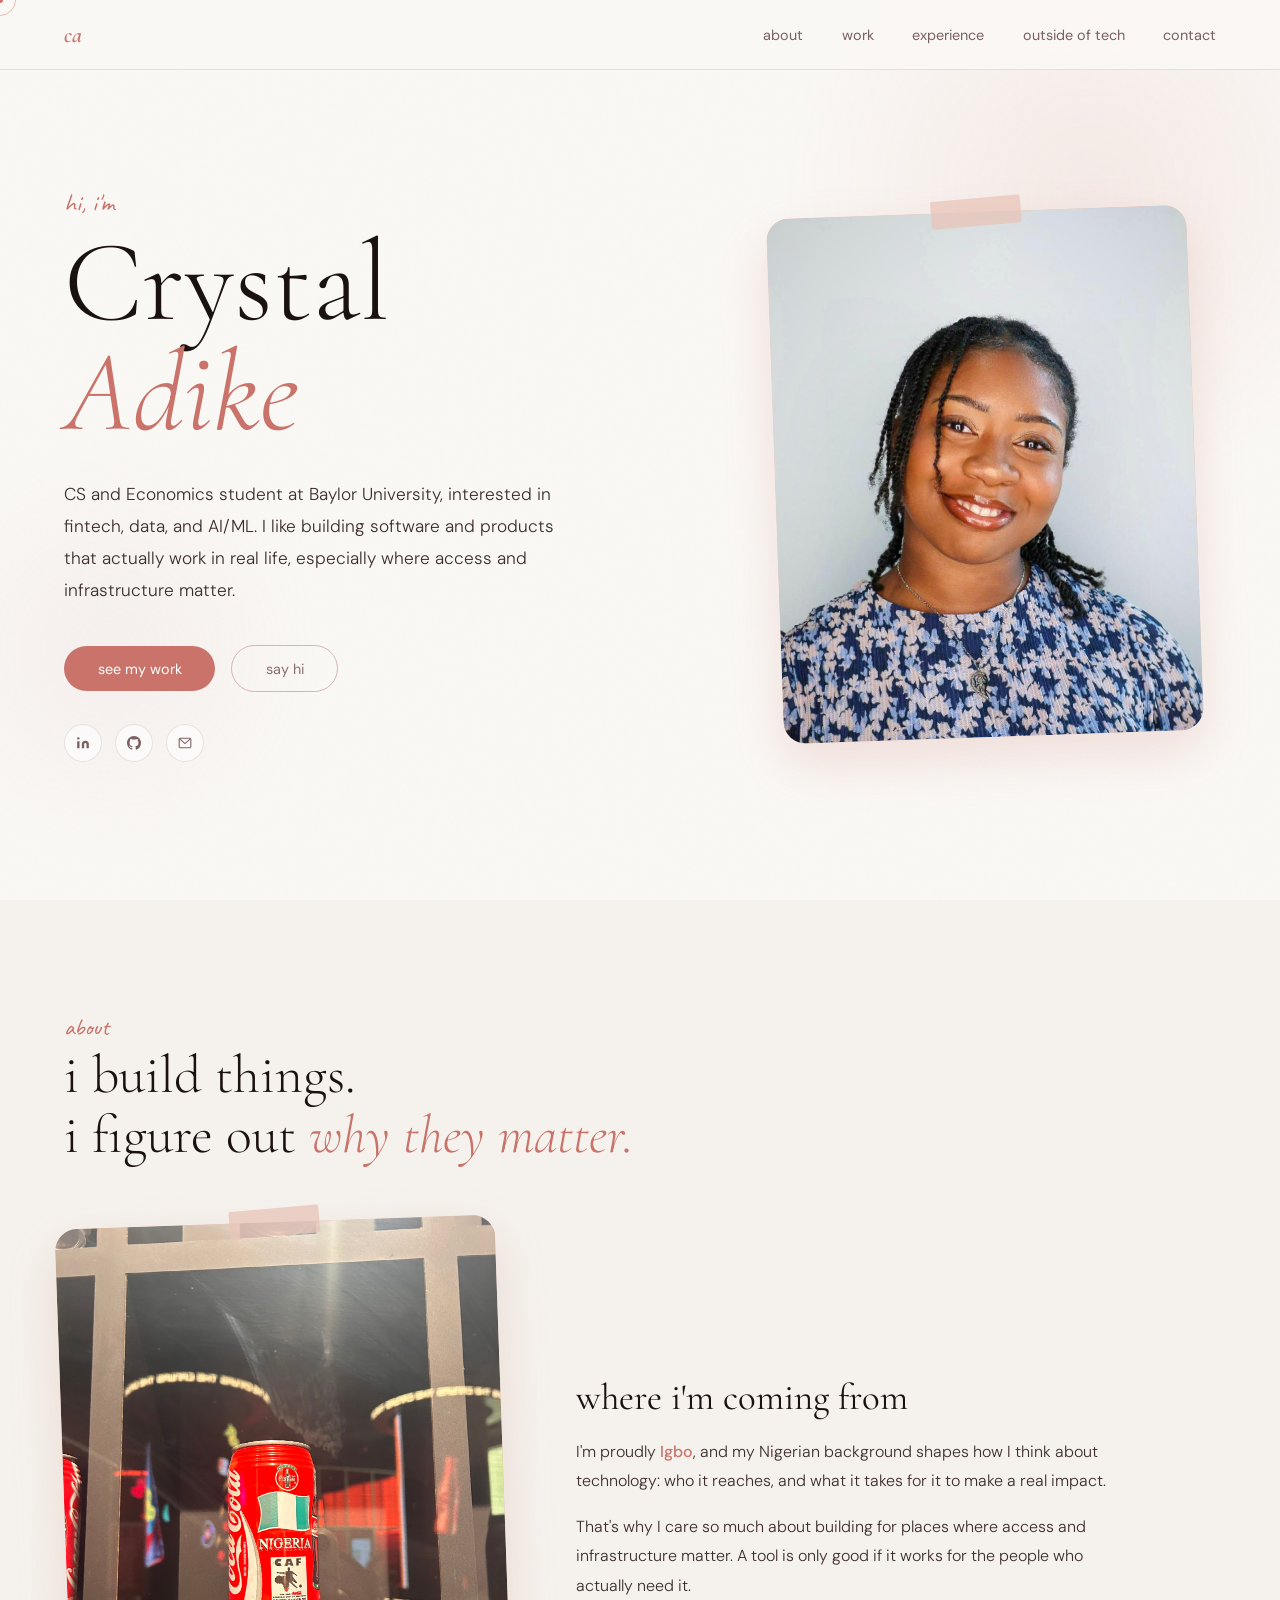
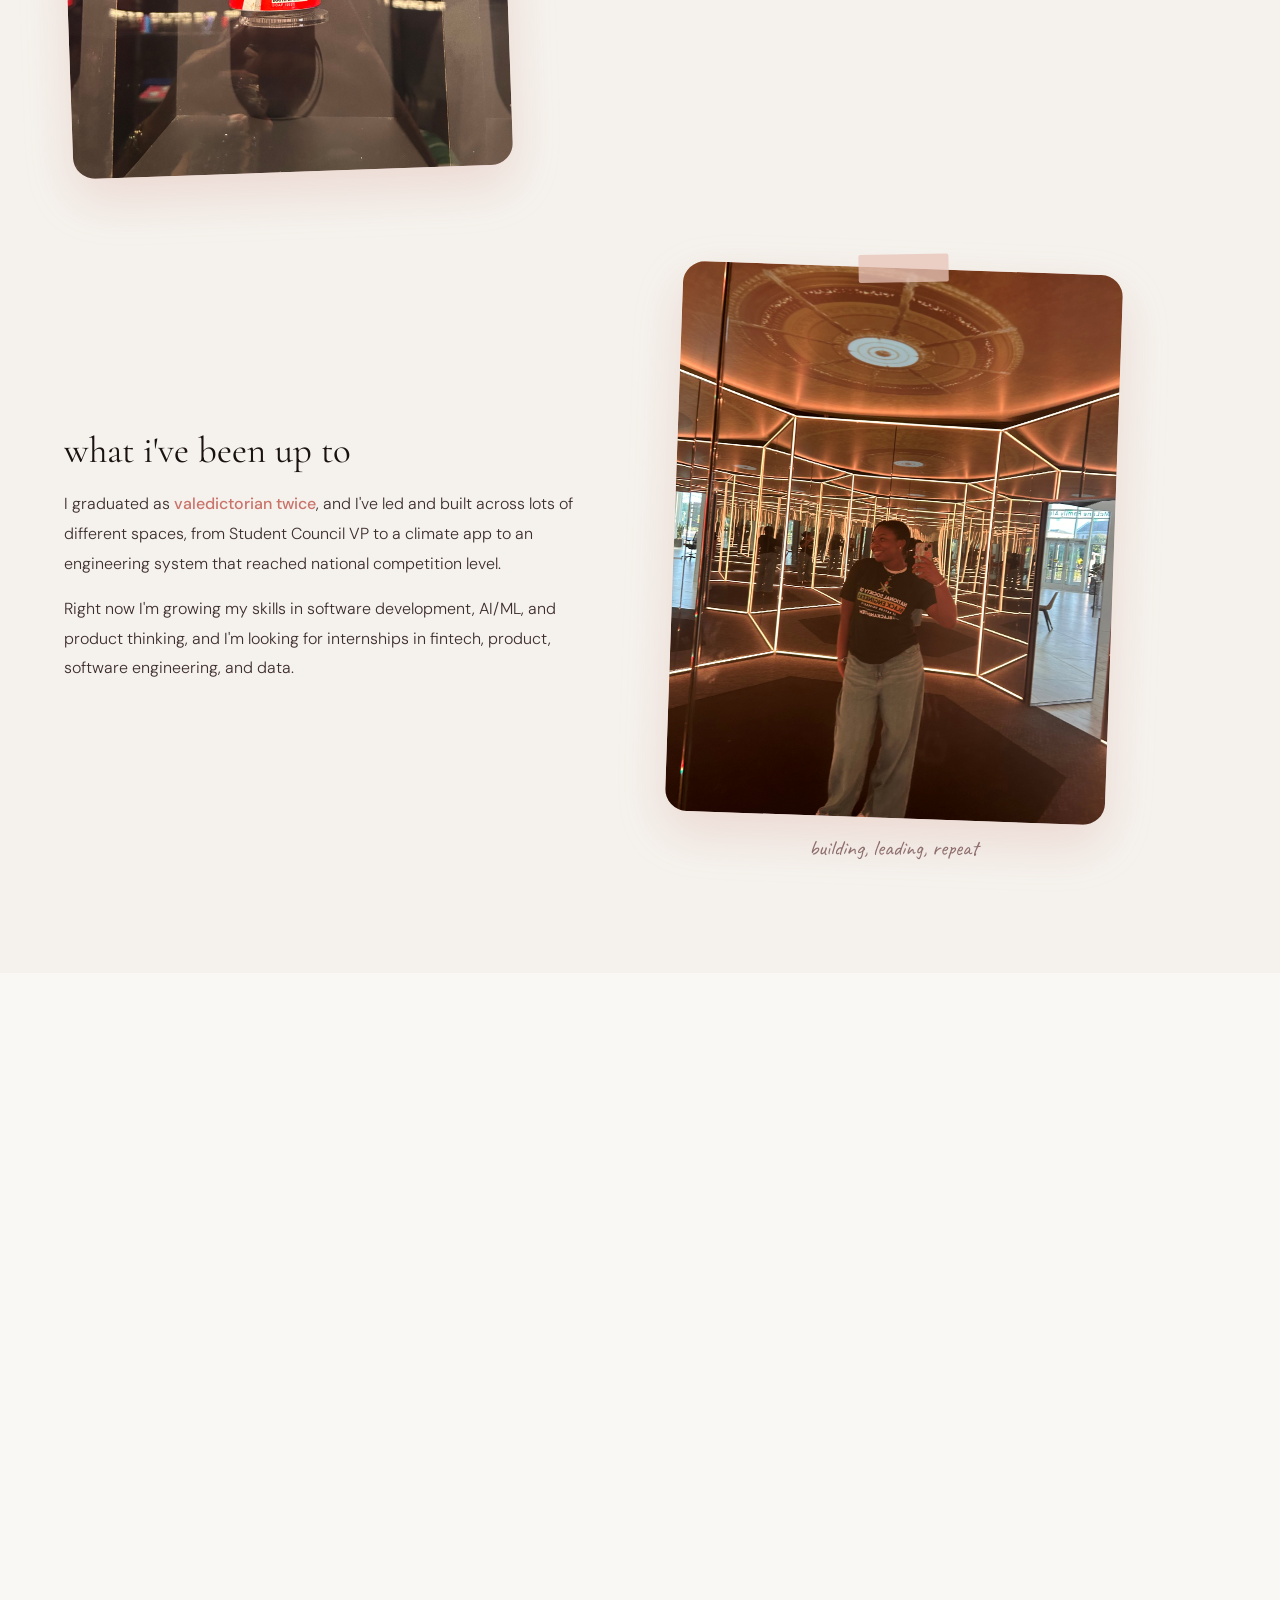
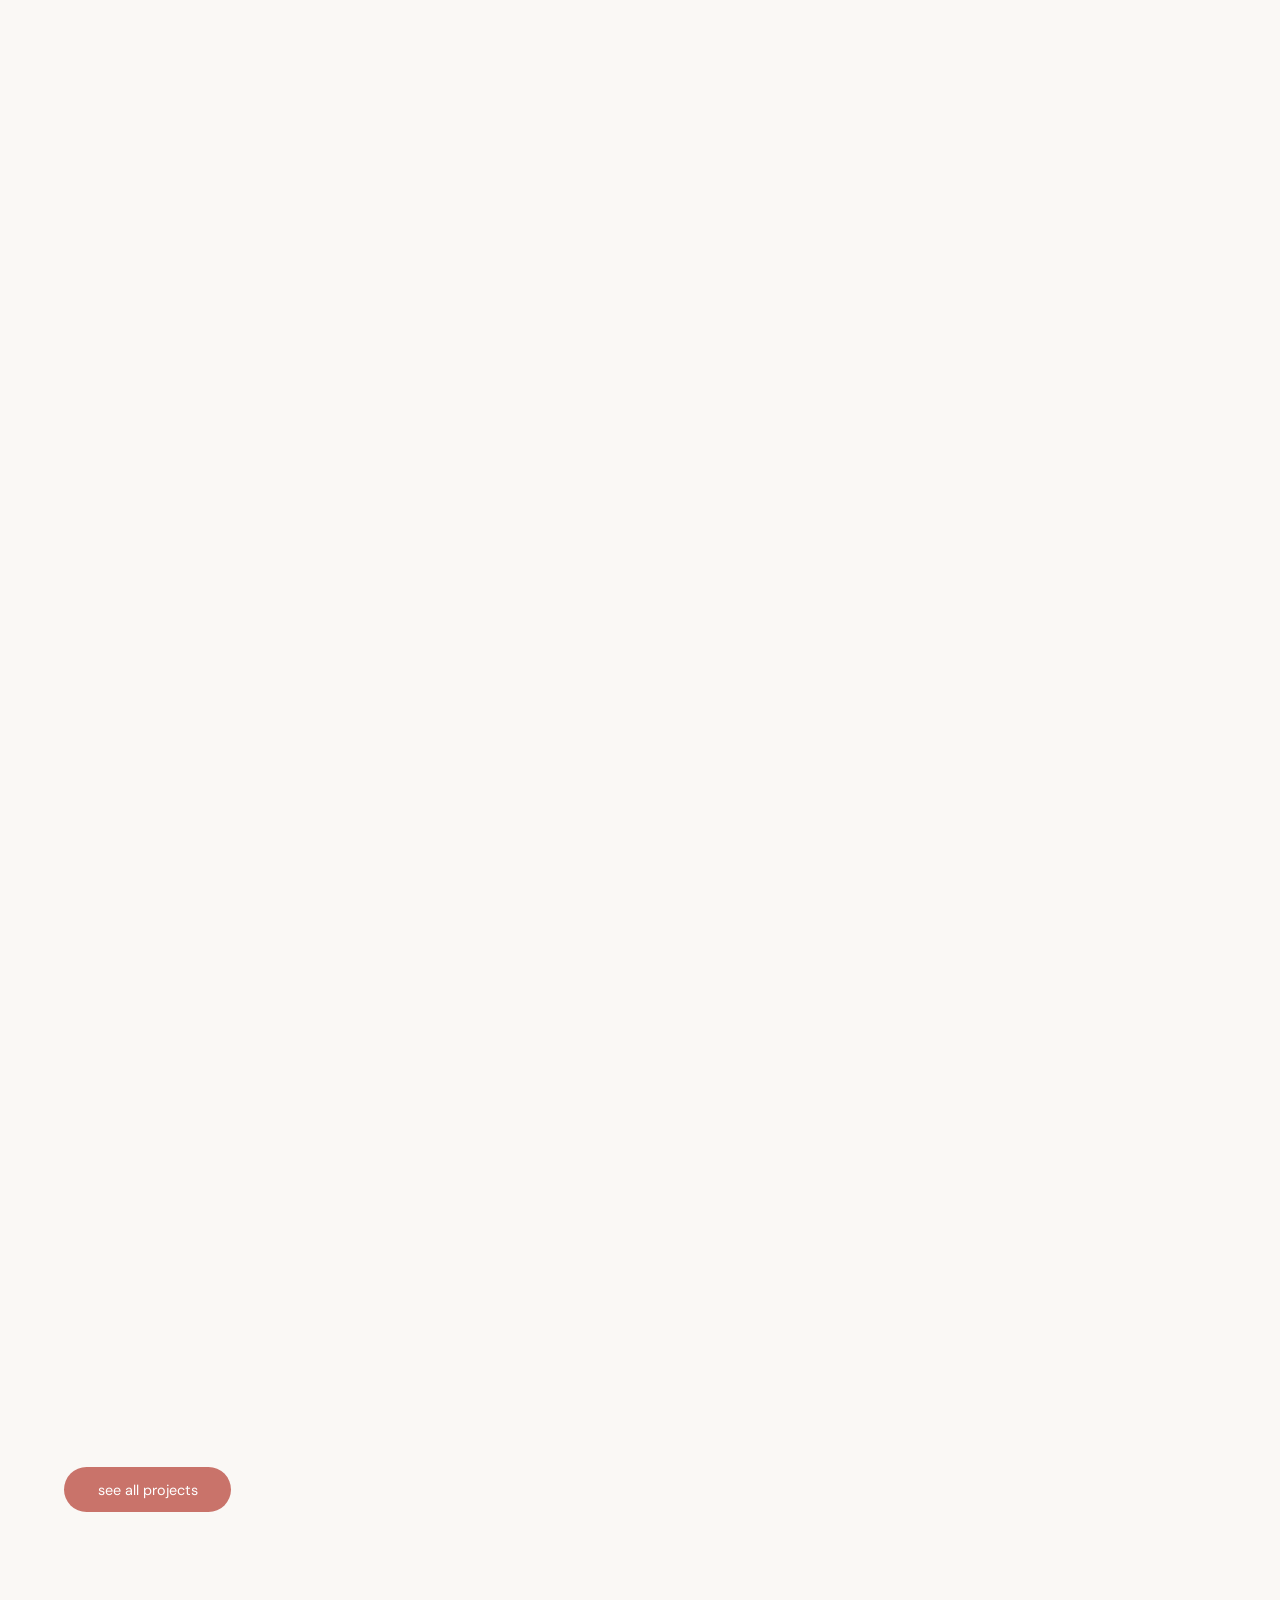
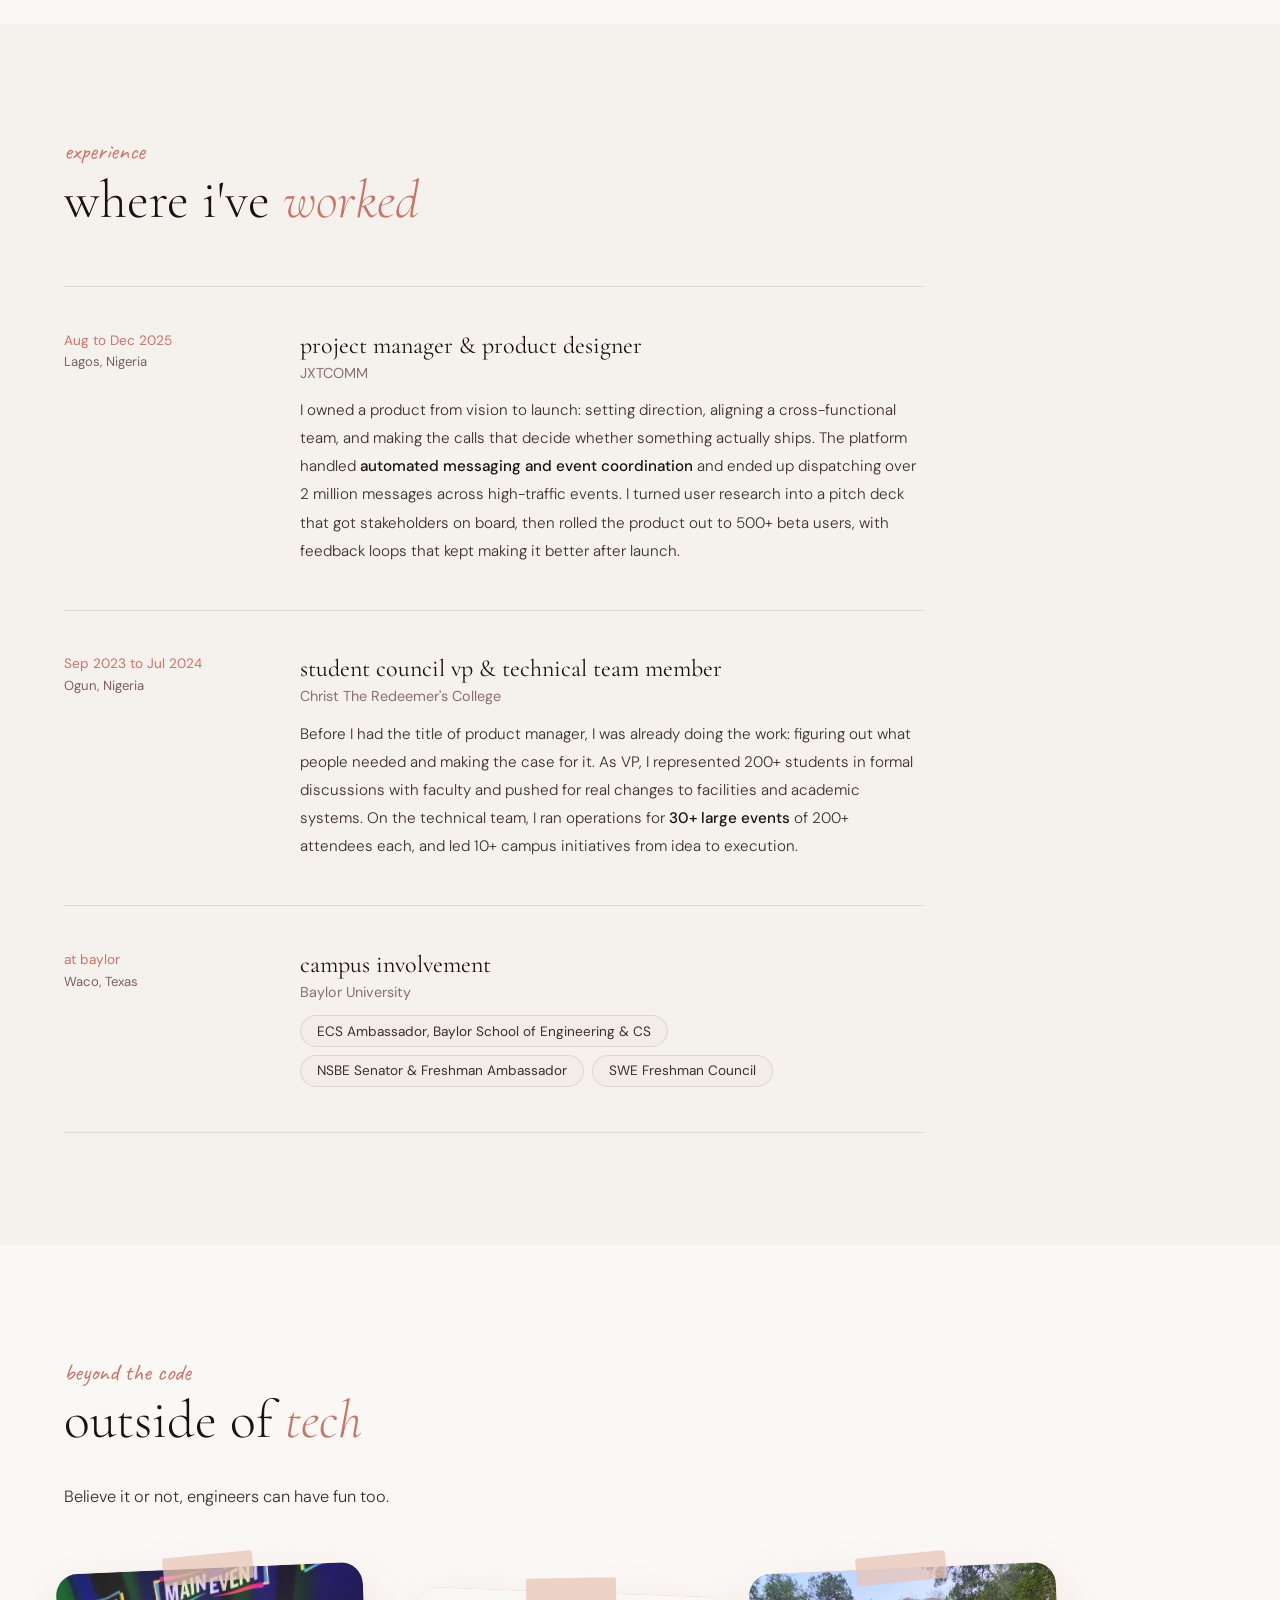
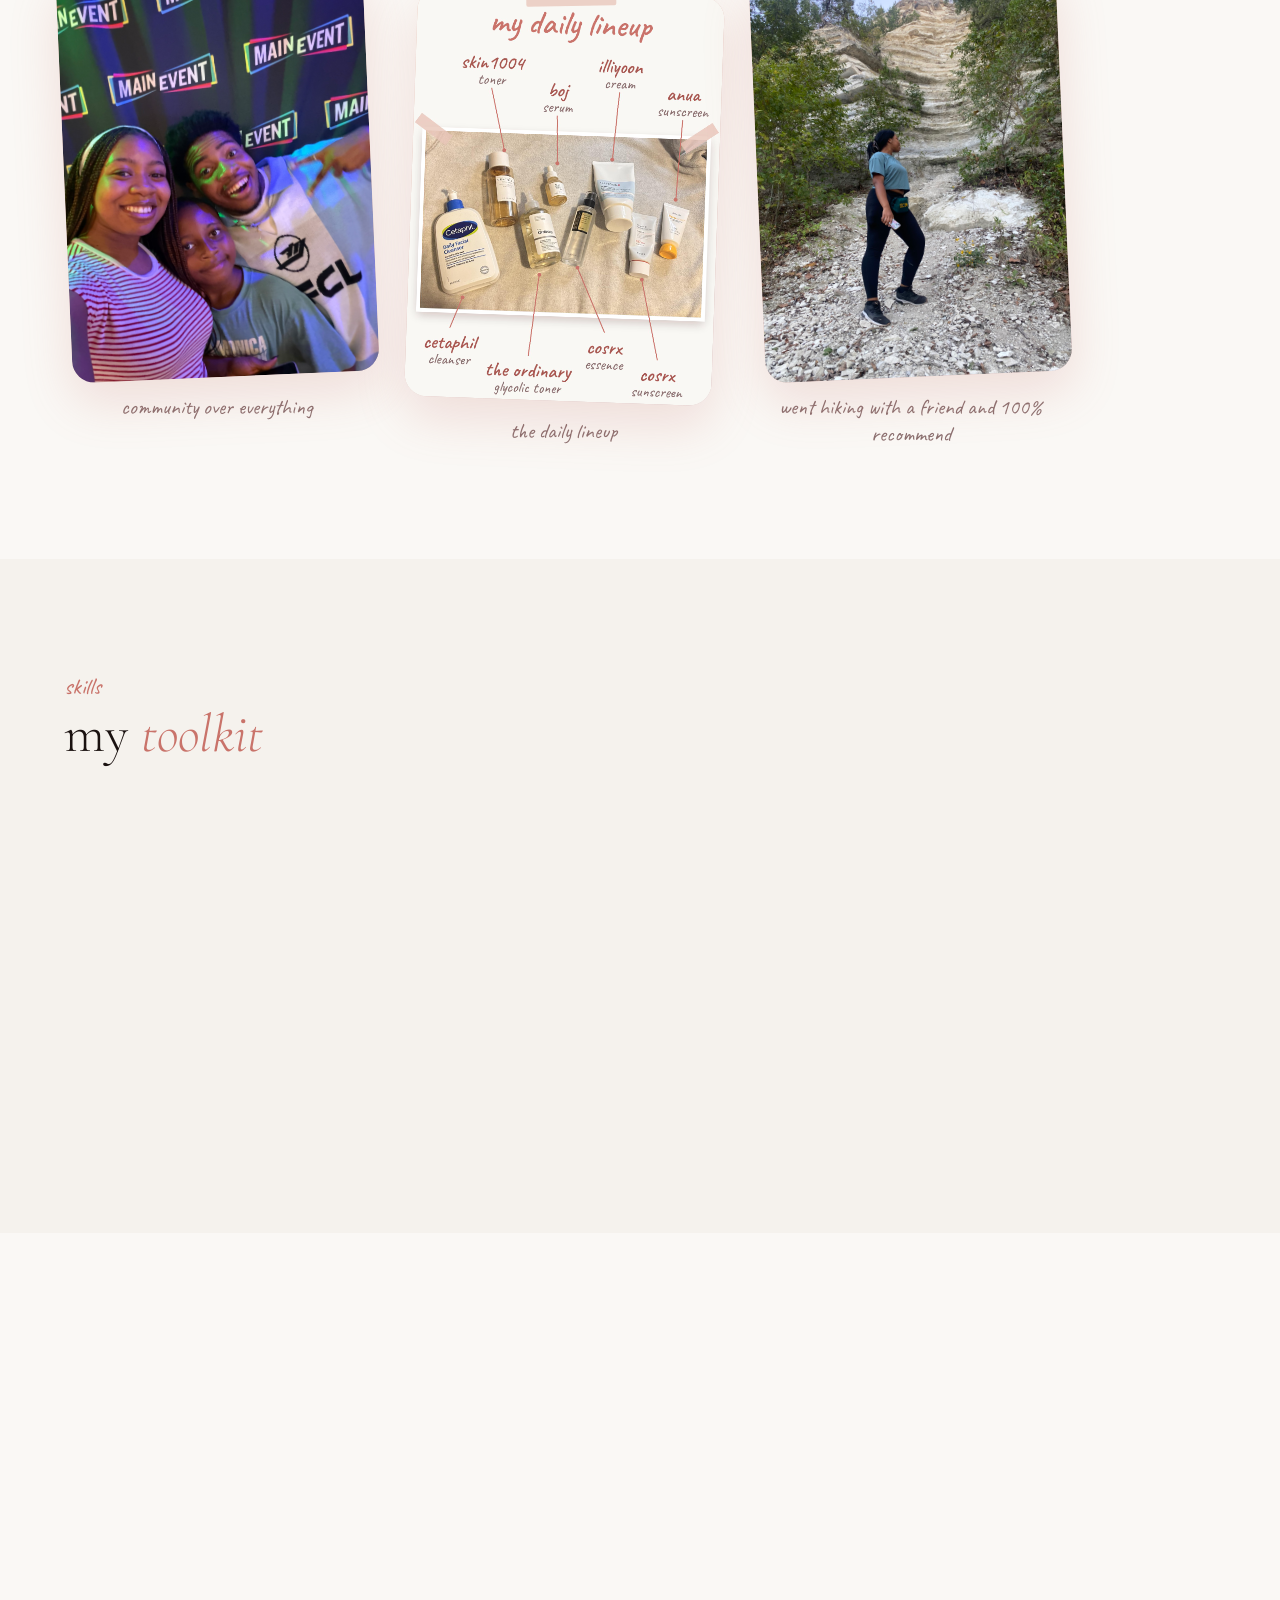
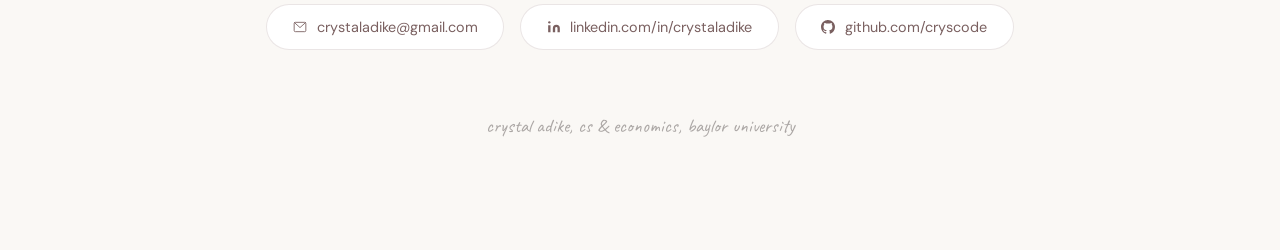
<file: index.html>
<!DOCTYPE html>
<html lang="en">
<head>
<meta charset="UTF-8" />
<meta name="viewport" content="width=device-width, initial-scale=1.0"/>
<title>crystal adike</title>
<meta name="description" content="Crystal Adike, CS and Economics student at Baylor University. Fintech, data, AI/ML, and building things that work in real life."/>
<link rel="icon" type="image/svg+xml" href="favicon.svg"/>
<link href="https://fonts.googleapis.com/css2?family=Caveat:wght@500;600&family=Cormorant+Garamond:ital,wght@0,300;0,400;0,600;1,300;1,400&family=DM+Sans:opsz,wght@9..40,300;9..40,400;9..40,500&display=swap" rel="stylesheet"/>
<link rel="stylesheet" href="style.css"/>
</head>
<body>

<div class="cursor-dot" id="dot"></div>
<div class="cursor-ring" id="ring"></div>

<nav>
  <a href="#hero" class="nav-logo">ca</a>
  <ul class="nav-links">
    <li><a href="#about">about</a></li>
    <li><a href="#work">work</a></li>
    <li><a href="#experience">experience</a></li>
    <li><a href="#outside">outside of tech</a></li>
    <li><a href="#contact">contact</a></li>
  </ul>
</nav>

<!-- HERO -->
<section id="hero">
  <div class="hero-bg-circle c1"></div>
  <div class="hero-bg-circle c2"></div>
  <div class="hero-text">
    <p class="hero-eyebrow">hi, i'm</p>
    <h1 class="hero-name">Crystal<br/><span>Adike</span></h1>
    <p class="hero-tagline">CS and Economics student at Baylor University, interested in fintech, data, and AI/ML. I like building software and products that actually work in real life, especially where access and infrastructure matter.</p>
    <div class="hero-cta">
      <a href="#work" class="btn-primary">see my work</a>
      <a href="#contact" class="btn-ghost">say hi</a>
    </div>
    <div class="hero-socials">
      <a href="https://linkedin.com/in/crystaladike" target="_blank" class="social-icon" title="LinkedIn">
        <svg width="14" height="14" viewBox="0 0 24 24" fill="currentColor"><path d="M16 8a6 6 0 016 6v7h-4v-7a2 2 0 00-2-2 2 2 0 00-2 2v7h-4v-7a6 6 0 016-6zM2 9h4v12H2z"/><circle cx="4" cy="4" r="2"/></svg>
      </a>
      <a href="https://github.com/cryscode" target="_blank" class="social-icon" title="GitHub">
        <svg width="14" height="14" viewBox="0 0 24 24" fill="currentColor"><path d="M12 0C5.37 0 0 5.37 0 12c0 5.3 3.438 9.8 8.205 11.385.6.113.82-.258.82-.577 0-.285-.01-1.04-.015-2.04-3.338.724-4.042-1.61-4.042-1.61-.546-1.387-1.333-1.756-1.333-1.756-1.09-.745.083-.73.083-.73 1.205.085 1.838 1.236 1.838 1.236 1.07 1.835 2.809 1.305 3.495.998.108-.776.417-1.305.76-1.605-2.665-.3-5.466-1.332-5.466-5.93 0-1.31.465-2.38 1.235-3.22-.135-.303-.54-1.523.105-3.176 0 0 1.005-.322 3.3 1.23.96-.267 1.98-.399 3-.405 1.02.006 2.04.138 3 .405 2.28-1.552 3.285-1.23 3.285-1.23.645 1.653.24 2.873.12 3.176.765.84 1.23 1.91 1.23 3.22 0 4.61-2.805 5.625-5.475 5.92.42.36.81 1.096.81 2.22 0 1.606-.015 2.896-.015 3.286 0 .315.21.69.825.57C20.565 21.795 24 17.295 24 12c0-6.63-5.37-12-12-12"/></svg>
      </a>
      <a href="mailto:crystaladike@gmail.com" class="social-icon" title="Email">
        <svg width="14" height="14" viewBox="0 0 24 24" fill="none" stroke="currentColor" stroke-width="1.8"><rect x="2" y="4" width="20" height="16" rx="2"/><polyline points="2,4 12,13 22,4"/></svg>
      </a>
    </div>
  </div>
  <div class="hero-photo">
    <div class="photo-wrap">
      <div class="photo-frame" data-ph="add your photo: images/hero.jpg">
        <img src="images/hero.jpg" alt="Crystal Adike" onerror="this.remove()"/>
      </div>
    </div>
  </div>
</section>

<!-- ABOUT -->
<section id="about" class="alt">
  <p class="section-label reveal">about</p>
  <h2 class="section-title reveal">i build things.<br/>i figure out <em>why they matter.</em></h2>
  <div class="gallery">

    <div class="gallery-row reveal">
      <div class="gallery-photo">
        <div class="photo-wrap">
          <div class="photo-frame" data-ph="add a photo: images/about-roots.jpg">
            <img src="images/about-roots.jpg" alt="Crystal" onerror="this.remove()"/>
          </div>
        </div>
      </div>
      <div class="row-text">
        <h3 class="row-title">where i'm coming from</h3>
        <p>I'm proudly <strong>Igbo</strong>, and my Nigerian background shapes how I think about technology: who it reaches, and what it takes for it to make a real impact.</p>
        <p>That's why I care so much about building for places where access and infrastructure matter. A tool is only good if it works for the people who actually need it.</p>
      </div>
    </div>

    <div class="gallery-row flip reveal">
      <div class="gallery-photo">
        <div class="photo-wrap">
          <div class="photo-frame" data-ph="add a photo: images/about-leading.jpg">
            <img src="images/about-leading.jpg" alt="Crystal" onerror="this.remove()"/>
          </div>
        </div>
        <p class="caption">building, leading, repeat</p>
      </div>
      <div class="row-text">
        <h3 class="row-title">what i've been up to</h3>
        <p>I graduated as <strong>valedictorian twice</strong>, and I've led and built across lots of different spaces, from Student Council VP to a climate app to an engineering system that reached national competition level.</p>
        <p>Right now I'm growing my skills in software development, AI/ML, and product thinking, and I'm looking for internships in fintech, product, software engineering, and data.</p>
      </div>
    </div>

  </div>
</section>

<!-- WORK -->
<section id="work">
  <p class="section-label reveal">selected work</p>
  <h2 class="section-title reveal">what i've <em>built</em></h2>
  <div class="gallery">

    <div class="gallery-row reveal">
      <div class="gallery-photo">
        <div class="photo-wrap">
          <div class="photo-frame wide" data-ph="project image: images/baklava.jpg">
            <img src="images/baklava.jpg" alt="Click the Baklava" onerror="this.remove()"/>
          </div>
        </div>
      </div>
      <div class="row-text">
        <p class="row-tag">hackathon, personal safety</p>
        <h3 class="row-title">click the baklava</h3>
        <p>What if asking for help didn't look like asking for help? That was the question behind this safety app. You set a hidden tap sequence that only you know, and when you use it, a trusted contact silently gets your live location.</p>
        <p>We built it with a team at a hackathon, in React and TypeScript, racing the clock the whole way.</p>
        <span class="badge">tech for good award</span>
      </div>
    </div>

    <div class="gallery-row flip reveal">
      <div class="gallery-photo">
        <div class="photo-wrap">
          <div class="photo-frame wide" data-ph="project image: images/pawspect.png">
            <img src="images/pawspect.png" alt="AI Dog and Cat Breed Identifier" onerror="this.remove()"/>
          </div>
        </div>
      </div>
      <div class="row-text">
        <p class="row-tag">machine learning, computer vision</p>
        <h3 class="row-title">ai dog &amp; cat breed identifier</h3>
        <p>Everyone has pointed at a dog and wondered what breed it is. We turned that question into something more useful: upload a photo, and our computer vision model identifies the breed, then surfaces health, diet, and care guidance for that specific animal.</p>
        <p>It's a team project, and we're still building it.</p>
      </div>
    </div>

    <div class="gallery-row reveal">
      <div class="gallery-photo">
        <div class="photo-wrap">
          <div class="photo-frame wide" data-ph="project image: images/scholarship.png">
            <img src="images/scholarship.png" alt="Scholarship Access Platform" onerror="this.remove()"/>
          </div>
        </div>
      </div>
      <div class="row-text">
        <p class="row-tag">full-stack, web development</p>
        <h3 class="row-title">scholarship access platform</h3>
        <p>A scholarship only helps if students can find it and figure out how to apply. I designed and deployed a website for a youth scholarship organization to make that easier, and it has reached 100+ prospective students.</p>
        <p>It's a small piece of infrastructure, but it changes who gets to see an opportunity in the first place.</p>
        <span class="badge">live, 100+ prospective students reached</span>
      </div>
    </div>

    <div class="gallery-row flip reveal">
      <div class="gallery-photo">
        <div class="photo-wrap">
          <div class="photo-frame wide" data-ph="project image: images/waste-sorter.png">
            <img src="images/waste-sorter.png" alt="ML Waste Sorting System" onerror="this.remove()"/>
          </div>
        </div>
      </div>
      <div class="row-text">
        <p class="row-tag">machine learning, sustainability</p>
        <h3 class="row-title">ml waste sorting system</h3>
        <p>Point a camera at a piece of trash and it tells you, in real time, whether it's plastic, metal, glass, paper, or organic waste. I started with the real-world problem and worked backward to the model.</p>
        <p>It's live, so you can try it yourself.</p>
        <a href="https://gwqntv.csb.app/" target="_blank" class="row-link">try it live &rarr;</a>
      </div>
    </div>

  <div class="see-all reveal">
    <a href="projects.html" class="btn-primary">see all projects</a>
  </div>
</section>

<!-- EXPERIENCE -->
<section id="experience" class="alt">
  <p class="section-label reveal">experience</p>
  <h2 class="section-title reveal">where i've <em>worked</em></h2>
  <div class="exp-list">

    <div class="exp-item reveal">
      <div>
        <p class="exp-date">Aug to Dec 2025</p>
        <p class="exp-location">Lagos, Nigeria</p>
      </div>
      <div>
        <p class="exp-role">project manager &amp; product designer</p>
        <p class="exp-company">JXTCOMM</p>
        <p class="exp-narrative">I owned a product from vision to launch: setting direction, aligning a cross-functional team, and making the calls that decide whether something actually ships. The platform handled <strong>automated messaging and event coordination</strong> and ended up dispatching over 2 million messages across high-traffic events. I turned user research into a pitch deck that got stakeholders on board, then rolled the product out to 500+ beta users, with feedback loops that kept making it better after launch.</p>
      </div>
    </div>

    <div class="exp-item reveal">
      <div>
        <p class="exp-date">Sep 2023 to Jul 2024</p>
        <p class="exp-location">Ogun, Nigeria</p>
      </div>
      <div>
        <p class="exp-role">student council vp &amp; technical team member</p>
        <p class="exp-company">Christ The Redeemer's College</p>
        <p class="exp-narrative">Before I had the title of product manager, I was already doing the work: figuring out what people needed and making the case for it. As VP, I represented 200+ students in formal discussions with faculty and pushed for real changes to facilities and academic systems. On the technical team, I ran operations for <strong>30+ large events</strong> of 200+ attendees each, and led 10+ campus initiatives from idea to execution.</p>
      </div>
    </div>

    <div class="exp-item reveal">
      <div>
        <p class="exp-date">at baylor</p>
        <p class="exp-location">Waco, Texas</p>
      </div>
      <div>
        <p class="exp-role">campus involvement</p>
        <p class="exp-company">Baylor University</p>
        <div class="campus-tags">
          <span class="campus-tag">ECS Ambassador, Baylor School of Engineering &amp; CS</span>
          <span class="campus-tag">NSBE Senator &amp; Freshman Ambassador</span>
          <span class="campus-tag">SWE Freshman Council</span>
        </div>
      </div>
    </div>

  </div>
</section>

<!-- OUTSIDE OF TECH -->
<section id="outside">
  <p class="section-label reveal">beyond the code</p>
  <h2 class="section-title reveal">outside of <em>tech</em></h2>
  <p class="scrap-intro reveal">Believe it or not, engineers can have fun too.</p>
<div class="scrap-grid">
  <div class="scrap-card reveal">
    <div class="photo-wrap">
      <div class="photo-frame" data-ph="add a photo: images/community.jpg">
        <img src="images/community.jpg" alt="Community" onerror="this.remove()"/>
      </div>
    </div>
    <p class="caption">community over everything</p>
  </div>
  <div class="scrap-card reveal">
    <div class="photo-wrap">
      <div class="photo-frame" data-ph="add a photo: images/skincare.jpg">
        <img src="images/skincare.jpg" alt="Skincare!!" onerror="this.remove()"/>
      </div>
    </div>
    <p class="caption">the daily lineup</p>
  </div>
  <div class="scrap-card reveal">
    <div class="photo-wrap">
      <div class="photo-frame" data-ph="add a photo: images/hiking.jpg">
        <img src="images/hiking.jpg" alt="Hiking with a friend" onerror="this.remove()"/>
      </div>
    </div>
    <p class="caption">went hiking with a friend and 100% recommend</p>
  </div>
 </div>
</section>

<!-- SKILLS -->
<section id="skills" class="alt">
  <p class="section-label reveal">skills</p>
  <h2 class="section-title reveal">my <em>toolkit</em></h2>
  <div class="skills-layout">
    <div class="reveal">
      <p class="skill-group-title">languages &amp; engineering</p>
      <div class="skill-tags">
        <span class="skill-tag">Python</span>
        <span class="skill-tag">JavaScript</span>
        <span class="skill-tag">TypeScript</span>
        <span class="skill-tag">React</span>
        <span class="skill-tag">C++</span>
        <span class="skill-tag">Java</span>
        <span class="skill-tag">HTML / CSS</span>
        <span class="skill-tag">Git / GitHub</span>
      </div>
    </div>
    <div class="reveal">
      <p class="skill-group-title">product</p>
      <div class="skill-tags">
        <span class="skill-tag">Product Strategy</span>
        <span class="skill-tag">User Research</span>
        <span class="skill-tag">Roadmapping</span>
        <span class="skill-tag">Go-to-Market</span>
        <span class="skill-tag">Stakeholder Management</span>
      </div>
    </div>
    <div class="reveal">
      <p class="skill-group-title">data &amp; ml</p>
      <div class="skill-tags">
        <span class="skill-tag">Machine Learning</span>
        <span class="skill-tag">Data Visualization</span>
        <span class="skill-tag">Analytics</span>
        <span class="skill-tag">NumPy</span>
        <span class="skill-tag">Pandas</span>
        <span class="skill-tag">Matplotlib</span>
        <span class="skill-tag">Seaborn</span>
        <span class="skill-tag">Plotly</span>
        <span class="skill-tag">Teachable Machine</span>
      </div>
    </div>
    <div class="reveal">
      <p class="skill-group-title">leadership &amp; operations</p>
      <div class="skill-tags">
        <span class="skill-tag">Cross-functional Teams</span>
        <span class="skill-tag">Event Management</span>
        <span class="skill-tag">Project Delivery</span>
        <span class="skill-tag">Community Building</span>
      </div>
    </div>
  </div>
</section>

<!-- CONTACT -->
<section id="contact">
  <p class="section-label reveal">contact</p>
  <h2 class="section-title reveal">let's <em>connect</em></h2>
  <p class="contact-sub reveal">Whether it's an internship, a collaboration, or just a good conversation about fintech, AI, or building things, I'd love to hear from you.</p>
  <div class="contact-links">
    <a href="mailto:crystaladike@gmail.com" class="contact-link">
      <svg width="14" height="14" viewBox="0 0 24 24" fill="none" stroke="currentColor" stroke-width="1.5"><rect x="2" y="4" width="20" height="16" rx="2"/><polyline points="2,4 12,13 22,4"/></svg>
      crystaladike@gmail.com
    </a>
    <a href="https://linkedin.com/in/crystaladike" target="_blank" class="contact-link">
      <svg width="14" height="14" viewBox="0 0 24 24" fill="currentColor"><path d="M16 8a6 6 0 016 6v7h-4v-7a2 2 0 00-2-2 2 2 0 00-2 2v7h-4v-7a6 6 0 016-6zM2 9h4v12H2z"/><circle cx="4" cy="4" r="2"/></svg>
      linkedin.com/in/crystaladike
    </a>
    <a href="https://github.com/cryscode" target="_blank" class="contact-link">
      <svg width="14" height="14" viewBox="0 0 24 24" fill="currentColor"><path d="M12 0C5.37 0 0 5.37 0 12c0 5.3 3.438 9.8 8.205 11.385.6.113.82-.258.82-.577 0-.285-.01-1.04-.015-2.04-3.338.724-4.042-1.61-4.042-1.61-.546-1.387-1.333-1.756-1.333-1.756-1.09-.745.083-.73.083-.73 1.205.085 1.838 1.236 1.838 1.236 1.07 1.835 2.809 1.305 3.495.998.108-.776.417-1.305.76-1.605-2.665-.3-5.466-1.332-5.466-5.93 0-1.31.465-2.38 1.235-3.22-.135-.303-.54-1.523.105-3.176 0 0 1.005-.322 3.3 1.23.96-.267 1.98-.399 3-.405 1.02.006 2.04.138 3 .405 2.28-1.552 3.285-1.23 3.285-1.23.645 1.653.24 2.873.12 3.176.765.84 1.23 1.91 1.23 3.22 0 4.61-2.805 5.625-5.475 5.92.42.36.81 1.096.81 2.22 0 1.606-.015 2.896-.015 3.286 0 .315.21.69.825.57C20.565 21.795 24 17.295 24 12c0-6.63-5.37-12-12-12"/></svg>
      github.com/cryscode
    </a>
  </div>
  <p class="footer-note">crystal adike, cs &amp; economics, baylor university</p>
</section>

<script src="script.js"></script>
</body>
</html>
</file>
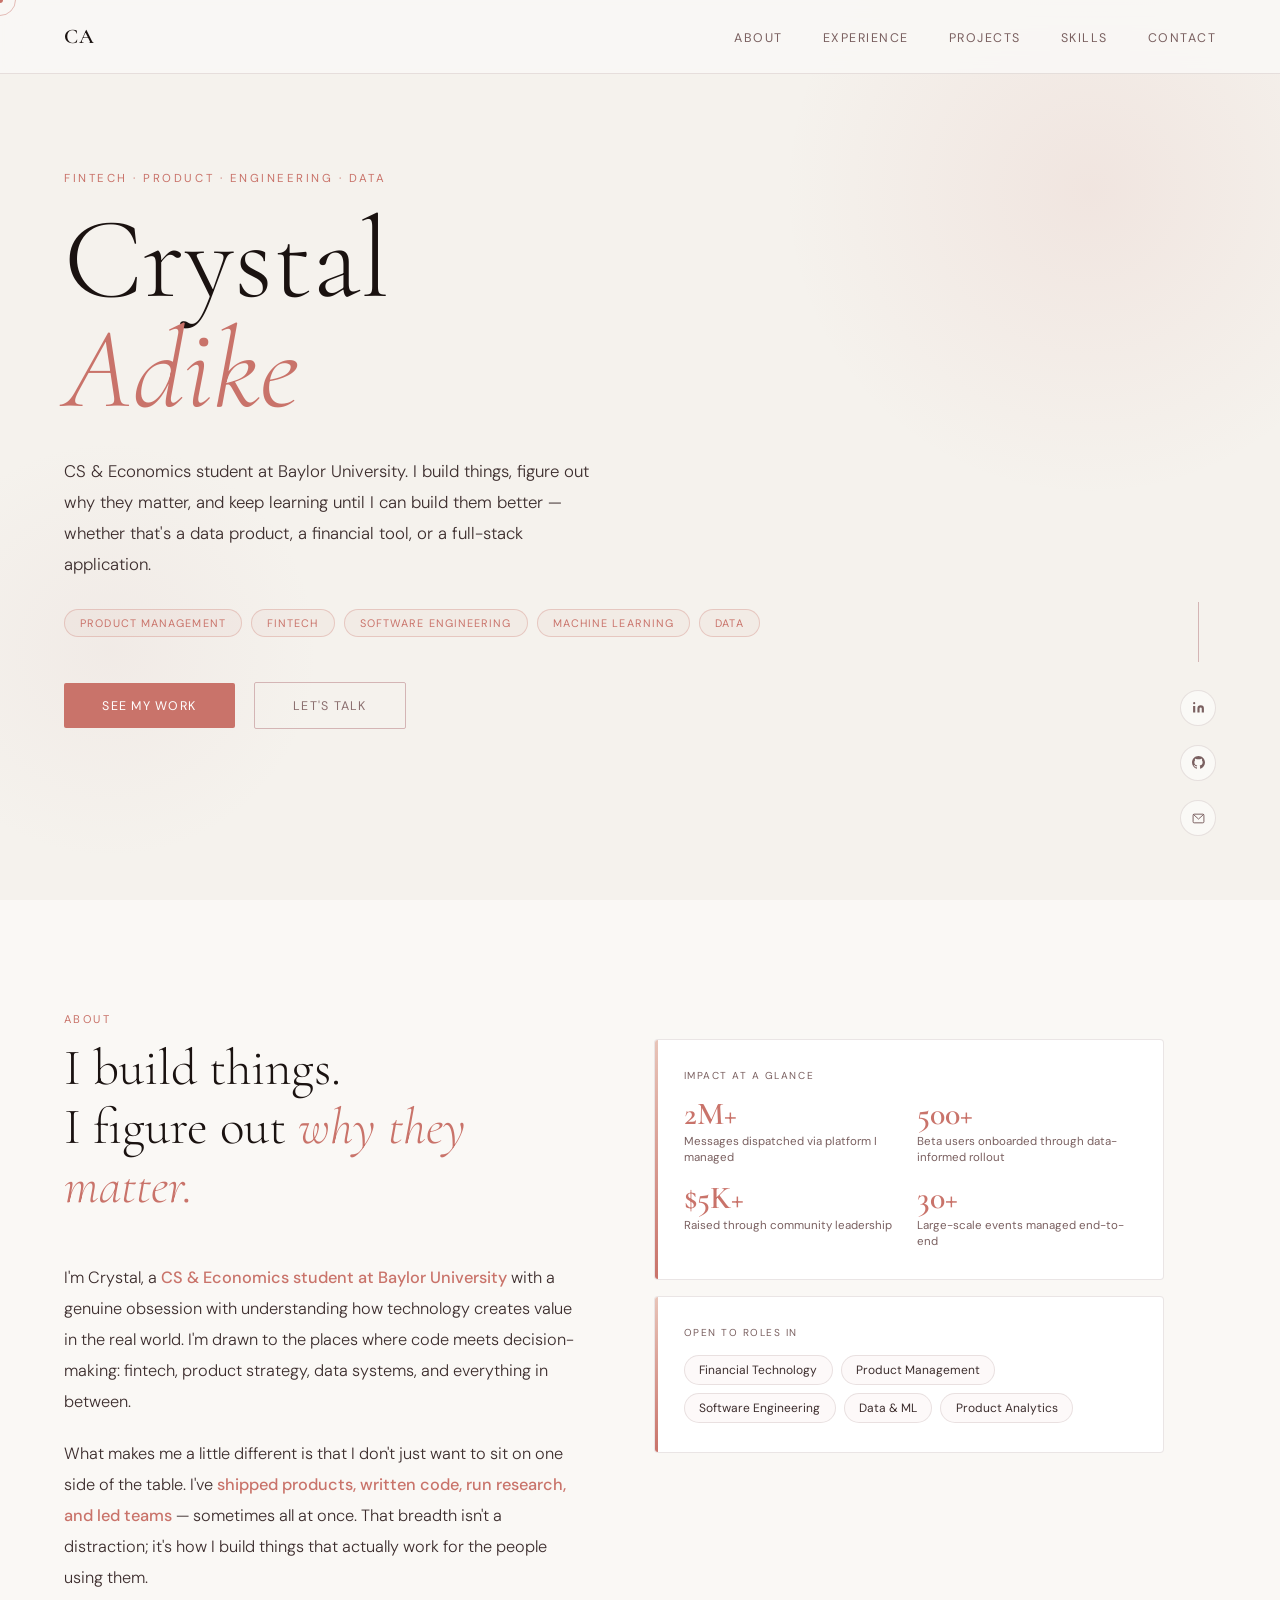
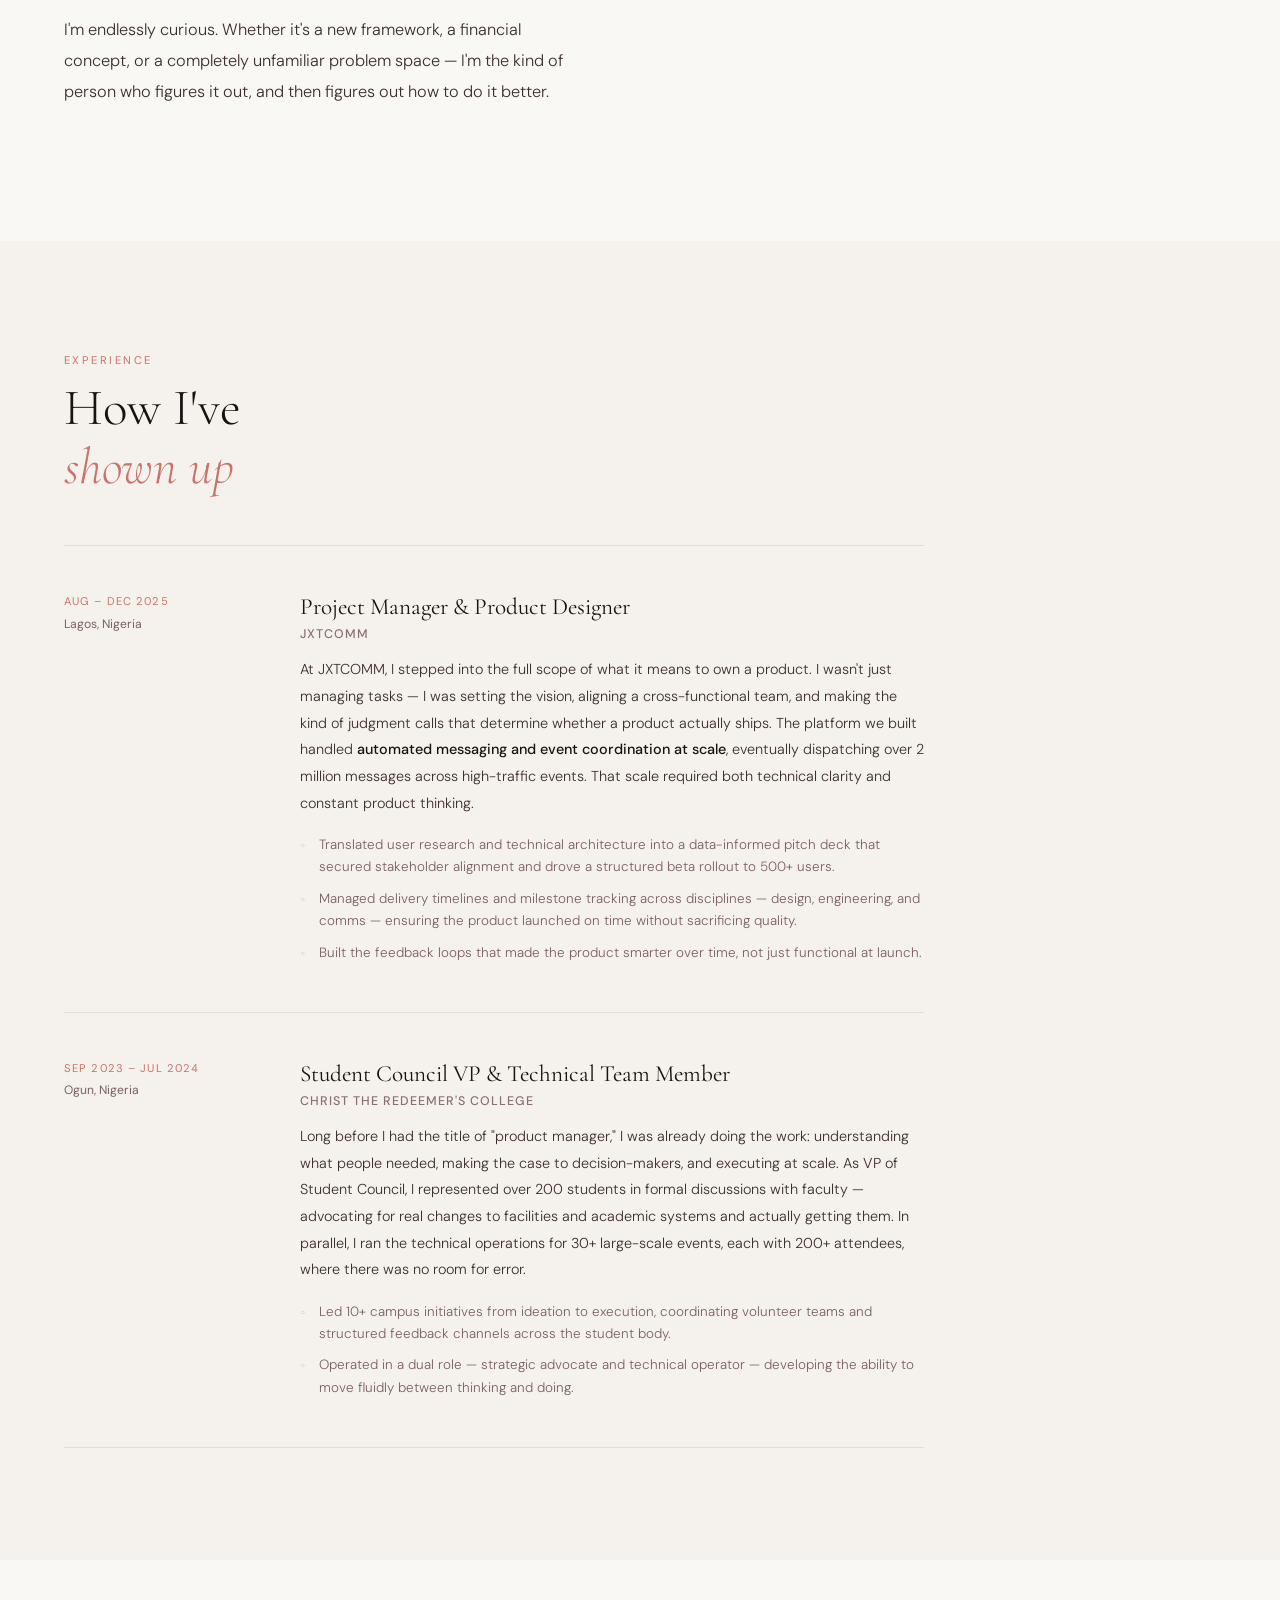
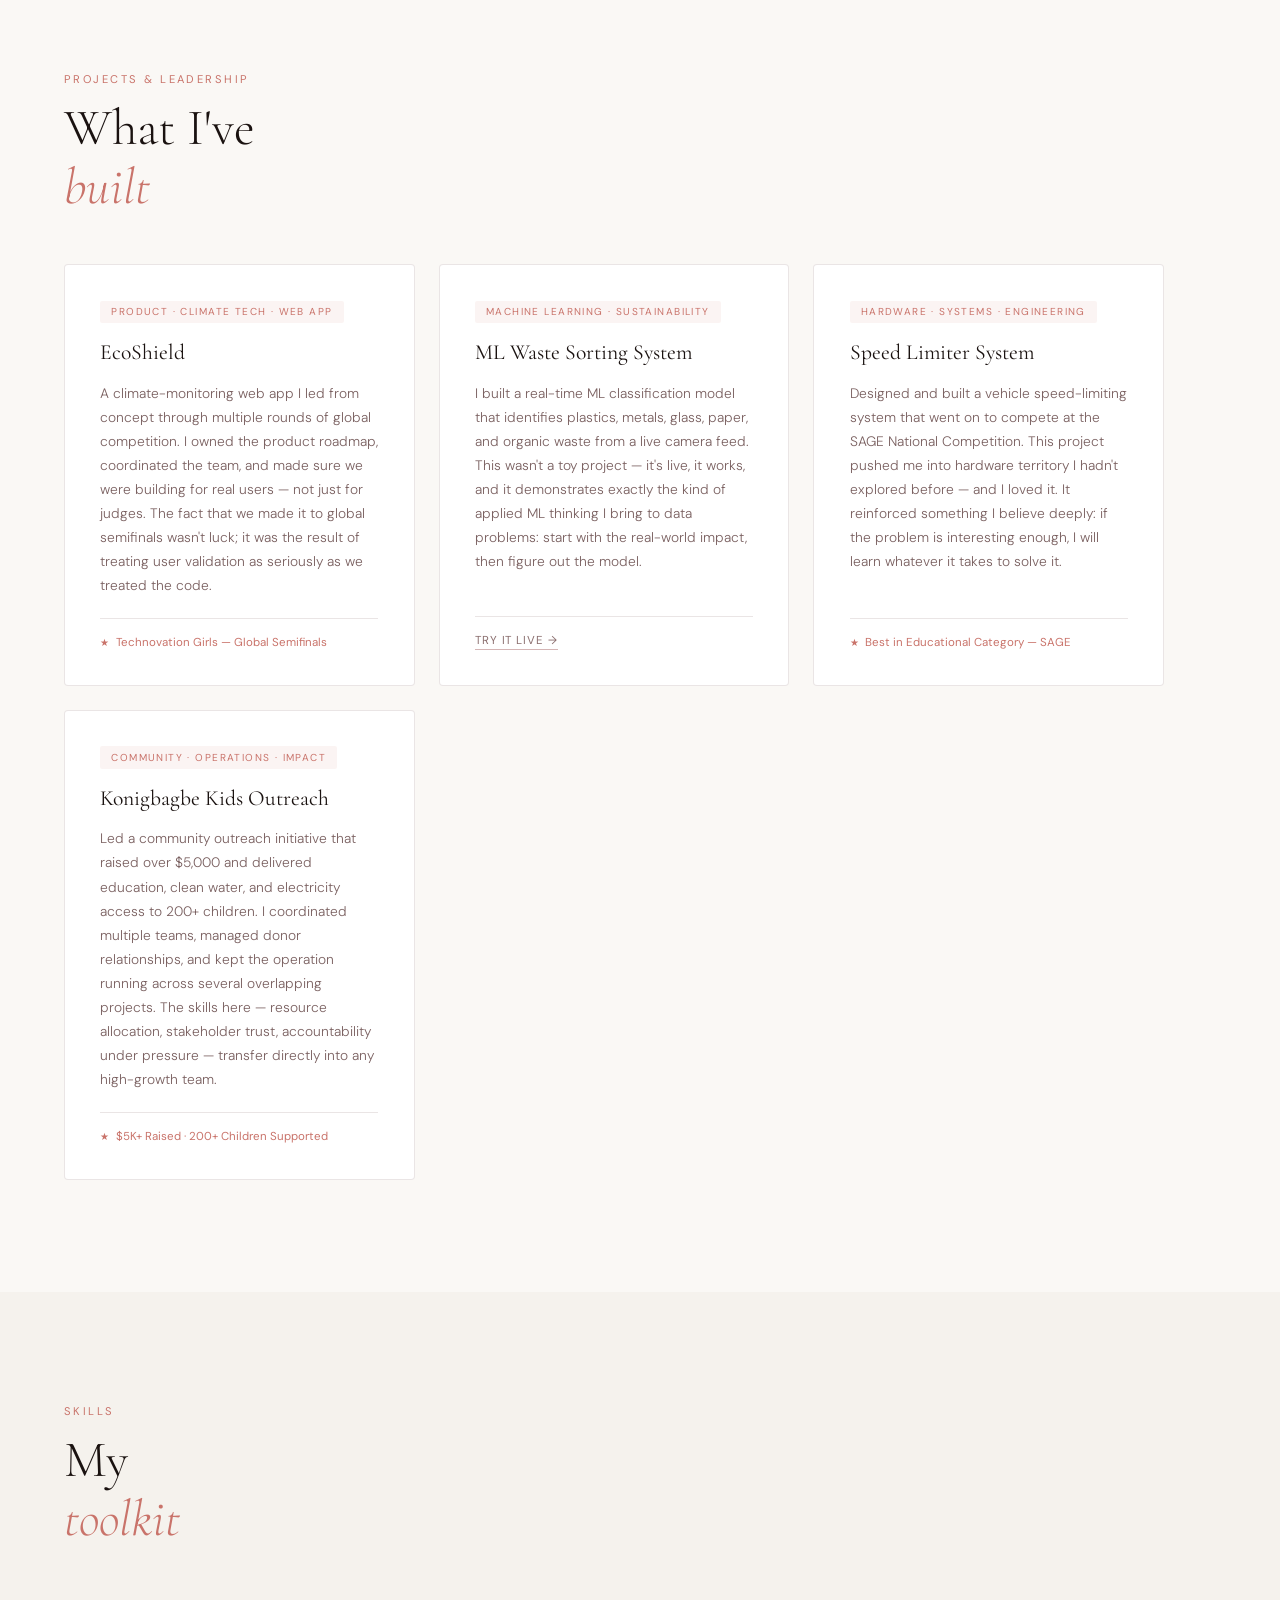
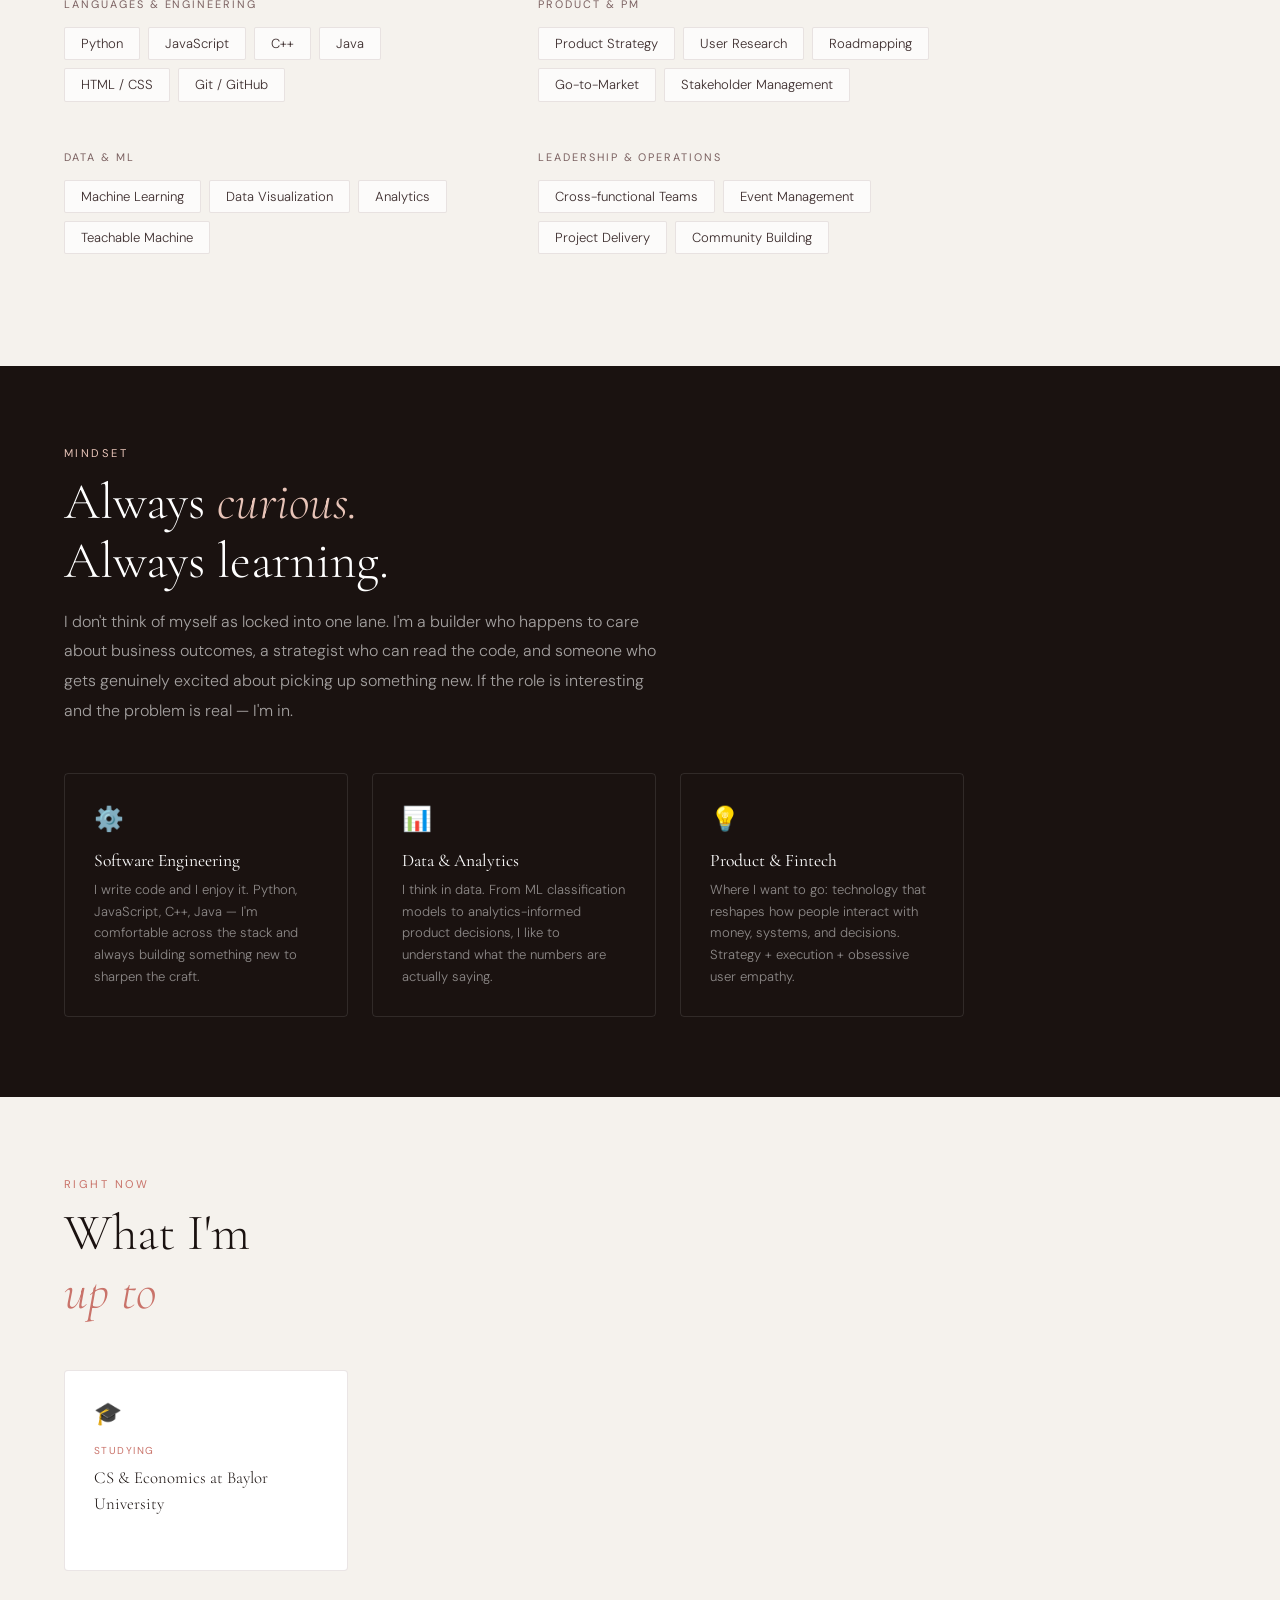
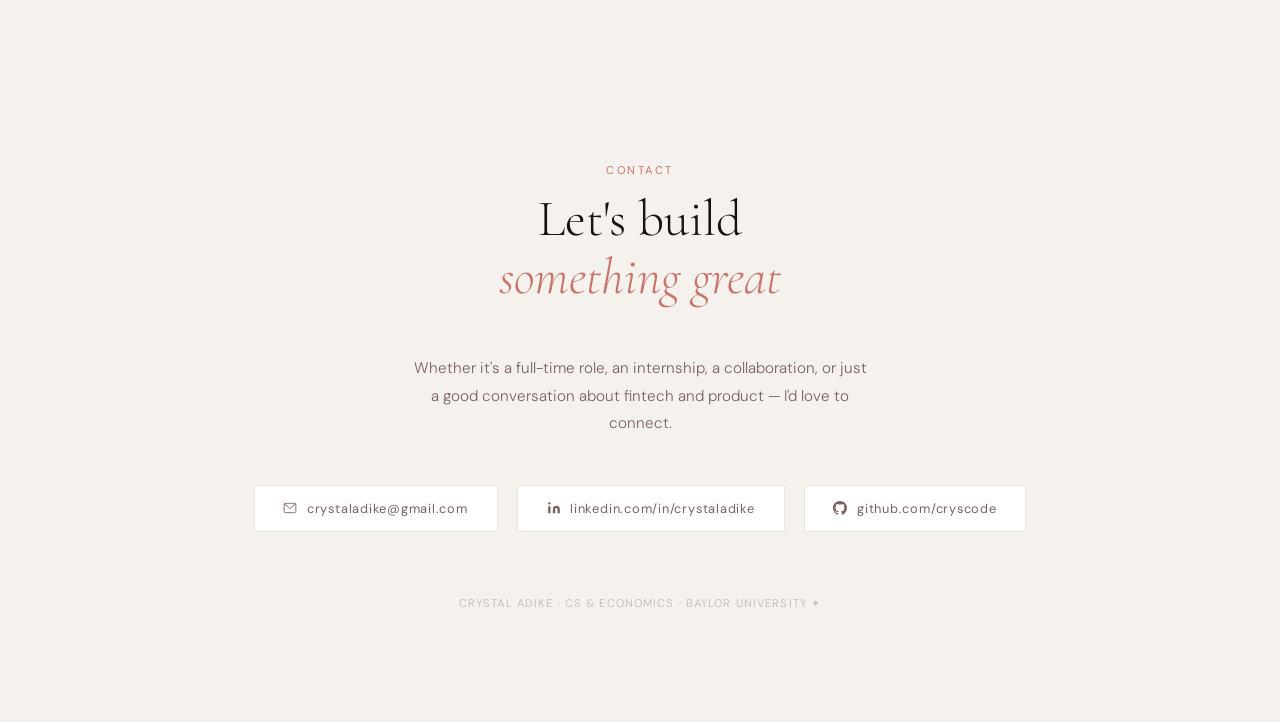
<file: crystal-adike-portfolio (2).html>
<!DOCTYPE html>
<html lang="en">
<head>
<meta charset="UTF-8" />
<meta name="viewport" content="width=device-width, initial-scale=1.0"/>
<title>Crystal Adike</title>
<link href="https://fonts.googleapis.com/css2?family=Cormorant+Garamond:ital,wght@0,300;0,400;0,600;1,300;1,400&family=DM+Sans:opsz,wght@9..40,300;9..40,400;9..40,500&display=swap" rel="stylesheet"/>
<style>
  :root {
    --cream: #faf8f5;
    --warm-white: #f5f2ed;
    --blush: #e8c4b8;
    --rose: #c9736a;
    --deep-rose: #a85850;
    --mauve: #8b6f6f;
    --soft-mauve: #d4b5b5;
    --ink: #1a1210;
    --ink-light: #3d2e2e;
    --muted: #7a6060;
    --line: rgba(139,111,111,0.18);
  }
  *, *::before, *::after { box-sizing: border-box; margin: 0; padding: 0; }
  html { scroll-behavior: smooth; }
  body { font-family: 'DM Sans', sans-serif; background: var(--cream); color: var(--ink); overflow-x: hidden; }
  body::before {
    content: ''; position: fixed; inset: 0;
    background-image: url("data:image/svg+xml,%3Csvg viewBox='0 0 256 256' xmlns='http://www.w3.org/2000/svg'%3E%3Cfilter id='n'%3E%3CfeTurbulence type='fractalNoise' baseFrequency='0.9' numOctaves='4' stitchTiles='stitch'/%3E%3C/filter%3E%3Crect width='100%25' height='100%25' filter='url(%23n)' opacity='0.03'/%3E%3C/svg%3E");
    pointer-events: none; z-index: 0; opacity: 0.4;
  }

  /* ── NAV ── */
  nav {
    position: fixed; top: 0; left: 0; right: 0; z-index: 100;
    display: flex; justify-content: space-between; align-items: center;
    padding: 1.5rem 4rem;
    background: rgba(250,248,245,0.9); backdrop-filter: blur(14px);
    border-bottom: 1px solid var(--line);
  }
  .nav-logo { font-family: 'Cormorant Garamond', serif; font-size: 1.3rem; font-weight: 600; letter-spacing: 0.04em; color: var(--ink); text-decoration: none; }
  .nav-links { display: flex; gap: 2.5rem; list-style: none; }
  .nav-links a { font-size: 0.78rem; letter-spacing: 0.12em; text-transform: uppercase; color: var(--muted); text-decoration: none; transition: color 0.25s; }
  .nav-links a:hover { color: var(--rose); }

  /* ── HERO ── */
  #hero { min-height: 100vh; display: flex; flex-direction: column; justify-content: center; padding: 0 4rem; position: relative; overflow: hidden; }
  .hero-bg-circle { position: absolute; border-radius: 50%; pointer-events: none; }
  .hero-bg-circle.c1 { width: 620px; height: 620px; background: radial-gradient(circle, rgba(201,115,106,0.1) 0%, transparent 70%); top: -120px; right: -120px; animation: float 8s ease-in-out infinite; }
  .hero-bg-circle.c2 { width: 420px; height: 420px; background: radial-gradient(circle, rgba(212,181,181,0.12) 0%, transparent 70%); bottom: 40px; left: -100px; animation: float 11s ease-in-out infinite reverse; }
  @keyframes float { 0%,100%{transform:translateY(0)} 50%{transform:translateY(-28px)} }

  .hero-eyebrow { font-size: 0.72rem; letter-spacing: 0.22em; text-transform: uppercase; color: var(--rose); margin-bottom: 1.2rem; opacity: 0; animation: fadeUp 0.8s 0.2s forwards; }
  .hero-name { font-family: 'Cormorant Garamond', serif; font-size: clamp(4rem,9vw,8rem); font-weight: 300; line-height: 0.95; color: var(--ink); opacity: 0; animation: fadeUp 0.9s 0.4s forwards; }
  .hero-name span { font-style: italic; color: var(--rose); }

  .hero-tagline { margin-top: 2rem; font-size: 1.05rem; font-weight: 300; color: var(--ink-light); max-width: 540px; line-height: 1.85; opacity: 0; animation: fadeUp 0.9s 0.6s forwards; }

  .hero-pills { margin-top: 1.8rem; display: flex; gap: 0.55rem; flex-wrap: wrap; opacity: 0; animation: fadeUp 0.9s 0.75s forwards; }
  .hero-pill { font-size: 0.68rem; letter-spacing: 0.1em; text-transform: uppercase; color: var(--rose); border: 1px solid rgba(201,115,106,0.3); padding: 0.38rem 0.95rem; border-radius: 20px; background: rgba(201,115,106,0.05); }

  .hero-cta { margin-top: 2.8rem; display: flex; gap: 1.2rem; align-items: center; opacity: 0; animation: fadeUp 0.9s 0.9s forwards; }
  .btn-primary { display: inline-block; padding: 0.9rem 2.4rem; background: var(--rose); color: #fff; font-size: 0.78rem; letter-spacing: 0.1em; text-transform: uppercase; text-decoration: none; border-radius: 2px; transition: background 0.25s, transform 0.2s; }
  .btn-primary:hover { background: var(--deep-rose); transform: translateY(-2px); }
  .btn-ghost { display: inline-block; padding: 0.9rem 2.4rem; border: 1px solid var(--soft-mauve); color: var(--mauve); font-size: 0.78rem; letter-spacing: 0.1em; text-transform: uppercase; text-decoration: none; border-radius: 2px; transition: border-color 0.25s, color 0.25s, transform 0.2s; }
  .btn-ghost:hover { border-color: var(--rose); color: var(--rose); transform: translateY(-2px); }

  .hero-socials { position: absolute; right: 4rem; bottom: 4rem; display: flex; flex-direction: column; gap: 1.2rem; align-items: center; opacity: 0; animation: fadeIn 1s 1.3s forwards; }
  .hero-socials::before { content: ''; display: block; width: 1px; height: 60px; background: var(--soft-mauve); margin-bottom: 0.5rem; }
  .social-icon { width: 36px; height: 36px; display: flex; align-items: center; justify-content: center; border: 1px solid var(--line); border-radius: 50%; color: var(--muted); text-decoration: none; transition: all 0.25s; background: rgba(255,255,255,0.5); }
  .social-icon:hover { border-color: var(--rose); color: var(--rose); background: rgba(201,115,106,0.08); transform: scale(1.1); }

  @keyframes fadeUp { from{opacity:0;transform:translateY(24px)} to{opacity:1;transform:translateY(0)} }
  @keyframes fadeIn { from{opacity:0} to{opacity:1} }

  /* ── SECTIONS ── */
  section { padding: 7rem 4rem; position: relative; }
  section:nth-child(even) { background: var(--warm-white); }
  .section-label { font-size: 0.7rem; letter-spacing: 0.22em; text-transform: uppercase; color: var(--rose); margin-bottom: 0.8rem; }
  .section-title { font-family: 'Cormorant Garamond', serif; font-size: clamp(2rem,4vw,3.2rem); font-weight: 300; line-height: 1.15; color: var(--ink); margin-bottom: 3rem; }
  .section-title em { font-style: italic; color: var(--rose); }

  /* ── ABOUT ── */
  #about .about-grid { display: grid; grid-template-columns: 1fr 1fr; gap: 5rem; align-items: start; max-width: 1100px; }
  .about-text p { font-size: 1.02rem; font-weight: 300; color: var(--ink-light); line-height: 1.9; margin-bottom: 1.3rem; }
  .about-text strong { font-weight: 500; color: var(--rose); }
  .about-cards { display: flex; flex-direction: column; gap: 1rem; }
  .about-card { background: #fff; border: 1px solid var(--line); border-radius: 4px; padding: 1.8rem; position: relative; overflow: hidden; }
  .about-card::before { content: ''; position: absolute; top: 0; left: 0; width: 3px; height: 100%; background: linear-gradient(to bottom, var(--blush), var(--rose)); }
  .about-card-label { font-size: 0.63rem; letter-spacing: 0.15em; text-transform: uppercase; color: var(--muted); margin-bottom: 1rem; }
  .stat-row { display: grid; grid-template-columns: 1fr 1fr; gap: 1rem; }
  .stat-item { display: flex; flex-direction: column; gap: 0.25rem; }
  .stat-num { font-family: 'Cormorant Garamond', serif; font-size: 2rem; font-weight: 600; color: var(--rose); line-height: 1; }
  .stat-label { font-size: 0.72rem; color: var(--muted); line-height: 1.4; }
  .focus-tags { display: flex; flex-wrap: wrap; gap: 0.5rem; }
  .focus-tag { font-size: 0.75rem; color: var(--ink-light); border: 1px solid var(--line); padding: 0.38rem 0.9rem; border-radius: 20px; background: rgba(201,115,106,0.04); }

  /* ── EXPERIENCE ── */
  #experience .exp-list { max-width: 860px; }
  .exp-item { display: grid; grid-template-columns: 180px 1fr; gap: 3.5rem; padding: 3rem 0; border-bottom: 1px solid var(--line); }
  .exp-item:first-of-type { border-top: 1px solid var(--line); }
  .exp-date { font-size: 0.7rem; letter-spacing: 0.1em; color: var(--rose); text-transform: uppercase; margin-bottom: 0.4rem; }
  .exp-location { font-size: 0.76rem; color: var(--muted); line-height: 1.5; }
  .exp-role { font-family: 'Cormorant Garamond', serif; font-size: 1.45rem; font-weight: 400; color: var(--ink); margin-bottom: 0.25rem; line-height: 1.2; }
  .exp-company { font-size: 0.78rem; font-weight: 500; letter-spacing: 0.08em; text-transform: uppercase; color: var(--mauve); margin-bottom: 0.9rem; }
  .exp-narrative { font-size: 0.9rem; font-weight: 300; color: var(--ink-light); line-height: 1.85; margin-bottom: 1.1rem; }
  .exp-narrative strong { font-weight: 500; color: var(--ink); }
  .exp-highlights { list-style: none; display: flex; flex-direction: column; gap: 0.6rem; }
  .exp-highlights li { font-size: 0.84rem; font-weight: 300; color: var(--muted); line-height: 1.65; padding-left: 1.2rem; position: relative; }
  .exp-highlights li::before { content: '◦'; position: absolute; left: 0; color: var(--blush); font-size: 0.9rem; }

  /* ── PROJECTS ── */
  #projects .projects-grid { display: grid; grid-template-columns: repeat(auto-fill, minmax(300px, 1fr)); gap: 1.5rem; max-width: 1100px; }
  .project-card { background: #fff; border: 1px solid var(--line); border-radius: 4px; padding: 2.2rem; transition: transform 0.3s, box-shadow 0.3s; position: relative; overflow: hidden; display: flex; flex-direction: column; }
  .project-card::after { content: ''; position: absolute; bottom: 0; left: 0; right: 0; height: 3px; background: linear-gradient(to right, var(--blush), var(--rose)); transform: scaleX(0); transform-origin: left; transition: transform 0.35s; }
  .project-card:hover { transform: translateY(-5px); box-shadow: 0 18px 44px rgba(139,111,111,0.11); }
  .project-card:hover::after { transform: scaleX(1); }
  .project-tag { display: inline-block; font-size: 0.63rem; letter-spacing: 0.14em; text-transform: uppercase; color: var(--rose); background: rgba(201,115,106,0.08); padding: 0.3rem 0.7rem; border-radius: 2px; margin-bottom: 1rem; width: fit-content; }
  .project-title { font-family: 'Cormorant Garamond', serif; font-size: 1.35rem; font-weight: 400; color: var(--ink); margin-bottom: 0.9rem; line-height: 1.25; }
  .project-desc { font-size: 0.86rem; font-weight: 300; color: var(--muted); line-height: 1.75; flex: 1; }
  .project-footer { display: flex; align-items: center; justify-content: space-between; margin-top: 1.3rem; padding-top: 1rem; border-top: 1px solid var(--line); }
  .project-award { display: flex; align-items: center; gap: 0.4rem; font-size: 0.72rem; color: var(--rose); }
  .project-award::before { content: '★'; font-size: 0.65rem; }
  .project-link { font-size: 0.72rem; letter-spacing: 0.08em; text-transform: uppercase; color: var(--mauve); text-decoration: none; border-bottom: 1px solid var(--soft-mauve); padding-bottom: 1px; transition: color 0.2s, border-color 0.2s; }
  .project-link:hover { color: var(--rose); border-color: var(--rose); }

  /* ── SKILLS ── */
  #skills .skills-layout { display: grid; grid-template-columns: repeat(2, 1fr); gap: 3rem; max-width: 900px; }
  .skill-group-title { font-size: 0.68rem; letter-spacing: 0.18em; text-transform: uppercase; color: var(--muted); margin-bottom: 1rem; }
  .skill-tags { display: flex; flex-wrap: wrap; gap: 0.5rem; }
  .skill-tag { font-size: 0.82rem; font-weight: 300; color: var(--ink-light); border: 1px solid var(--line); padding: 0.45rem 1rem; border-radius: 2px; transition: all 0.25s; background: rgba(255,255,255,0.7); }
  .skill-tag:hover { border-color: var(--rose); color: var(--rose); background: rgba(201,115,106,0.04); }

  /* ── LEARNING BANNER ── */
  #learning {
    background: var(--ink); color: #fff; padding: 5rem 4rem;
  }
  #learning .section-label { color: var(--blush); }
  #learning .section-title { color: #fff; margin-bottom: 1rem; }
  #learning .section-title em { color: var(--blush); }
  .learning-sub { font-size: 1rem; font-weight: 300; color: rgba(255,255,255,0.6); max-width: 600px; line-height: 1.85; margin-bottom: 3rem; }
  .learning-grid { display: grid; grid-template-columns: repeat(3, 1fr); gap: 1.5rem; max-width: 900px; }
  .learning-card { border: 1px solid rgba(255,255,255,0.1); border-radius: 4px; padding: 1.8rem; transition: border-color 0.3s, background 0.3s; }
  .learning-card:hover { border-color: rgba(232,196,184,0.35); background: rgba(255,255,255,0.03); }
  .learning-icon { font-size: 1.5rem; margin-bottom: 1rem; }
  .learning-card-title { font-family: 'Cormorant Garamond', serif; font-size: 1.1rem; font-weight: 400; color: #fff; margin-bottom: 0.5rem; }
  .learning-card-text { font-size: 0.82rem; font-weight: 300; color: rgba(255,255,255,0.5); line-height: 1.65; }

  /* ── CURRENTLY ── */
  #currently { padding: 5rem 4rem; }
  .currently-grid { display: grid; grid-template-columns: repeat(3, 1fr); gap: 1.5rem; max-width: 900px; }
  .currently-card { border: 1px solid var(--line); border-radius: 4px; padding: 1.8rem; background: #fff; transition: border-color 0.3s; }
  .currently-card:hover { border-color: var(--soft-mauve); }
  .currently-icon { font-size: 1.4rem; margin-bottom: 1rem; }
  .currently-label { font-size: 0.63rem; letter-spacing: 0.15em; text-transform: uppercase; color: var(--rose); margin-bottom: 0.5rem; }
  .currently-val { font-family: 'Cormorant Garamond', serif; font-size: 1.05rem; font-weight: 300; color: var(--ink); line-height: 1.5; }

  /* ── CONTACT ── */
  #contact { text-align: center; background: var(--warm-white); }
  .contact-sub { font-size: 0.95rem; font-weight: 300; color: var(--muted); margin: 0 auto 3rem; max-width: 460px; line-height: 1.8; }
  .contact-links { display: flex; justify-content: center; gap: 1.2rem; flex-wrap: wrap; margin-bottom: 4rem; }
  .contact-link { display: flex; align-items: center; gap: 0.6rem; font-size: 0.8rem; letter-spacing: 0.06em; color: var(--muted); text-decoration: none; padding: 0.85rem 1.8rem; border: 1px solid var(--line); border-radius: 2px; background: #fff; transition: all 0.25s; }
  .contact-link:hover { border-color: var(--rose); color: var(--rose); background: rgba(201,115,106,0.04); }
  .footer-note { font-size: 0.7rem; color: rgba(26,18,16,0.22); letter-spacing: 0.1em; text-transform: uppercase; }

  /* ── REVEAL ── */
  .reveal { opacity: 0; transform: translateY(28px); transition: opacity 0.7s ease, transform 0.7s ease; }
  .reveal.visible { opacity: 1; transform: translateY(0); }

  /* ── CURSOR ── */
  .cursor-dot { width: 6px; height: 6px; background: var(--rose); border-radius: 50%; position: fixed; pointer-events: none; z-index: 9999; transform: translate(-50%,-50%); }
  .cursor-ring { width: 32px; height: 32px; border: 1px solid rgba(201,115,106,0.45); border-radius: 50%; position: fixed; pointer-events: none; z-index: 9998; transform: translate(-50%,-50%); transition: width 0.2s, height 0.2s, border-color 0.2s; }

  /* ── RESPONSIVE ── */
  @media (max-width: 768px) {
    nav { padding: 1.2rem 1.5rem; }
    .nav-links { gap: 1.5rem; }
    section, #learning, #currently, #contact { padding: 5rem 1.5rem; }
    #hero { padding: 0 1.5rem; }
    #about .about-grid, #skills .skills-layout, .learning-grid, .currently-grid { grid-template-columns: 1fr; gap: 2rem; }
    .exp-item { grid-template-columns: 1fr; gap: 0.5rem; }
    .hero-socials { display: none; }
  }
</style>
</head>
<body>

<div class="cursor-dot" id="dot"></div>
<div class="cursor-ring" id="ring"></div>

<!-- NAV -->
<nav>
  <a href="#hero" class="nav-logo">CA</a>
  <ul class="nav-links">
    <li><a href="#about">About</a></li>
    <li><a href="#experience">Experience</a></li>
    <li><a href="#projects">Projects</a></li>
    <li><a href="#skills">Skills</a></li>
    <li><a href="#contact">Contact</a></li>
  </ul>
</nav>

<!-- HERO -->
<section id="hero">
  <div class="hero-bg-circle c1"></div>
  <div class="hero-bg-circle c2"></div>
  <p class="hero-eyebrow">Fintech · Product · Engineering · Data</p>
  <h1 class="hero-name">Crystal<br/><span>Adike</span></h1>
  <p class="hero-tagline">CS & Economics student at Baylor University. I build things, figure out why they matter, and keep learning until I can build them better — whether that's a data product, a financial tool, or a full-stack application.</p>
  <div class="hero-pills">
    <span class="hero-pill">Product Management</span>
    <span class="hero-pill">Fintech</span>
    <span class="hero-pill">Software Engineering</span>
    <span class="hero-pill">Machine Learning</span>
    <span class="hero-pill">Data</span>
  </div>
  <div class="hero-cta">
    <a href="#projects" class="btn-primary">See My Work</a>
    <a href="#contact" class="btn-ghost">Let's Talk</a>
  </div>
  <div class="hero-socials">
    <a href="https://linkedin.com/in/crystaladike" target="_blank" class="social-icon" title="LinkedIn">
      <svg width="13" height="13" viewBox="0 0 24 24" fill="currentColor"><path d="M16 8a6 6 0 016 6v7h-4v-7a2 2 0 00-2-2 2 2 0 00-2 2v7h-4v-7a6 6 0 016-6zM2 9h4v12H2z"/><circle cx="4" cy="4" r="2"/></svg>
    </a>
    <a href="https://github.com/cryscode" target="_blank" class="social-icon" title="GitHub">
      <svg width="13" height="13" viewBox="0 0 24 24" fill="currentColor"><path d="M12 0C5.37 0 0 5.37 0 12c0 5.3 3.438 9.8 8.205 11.385.6.113.82-.258.82-.577 0-.285-.01-1.04-.015-2.04-3.338.724-4.042-1.61-4.042-1.61-.546-1.387-1.333-1.756-1.333-1.756-1.09-.745.083-.73.083-.73 1.205.085 1.838 1.236 1.838 1.236 1.07 1.835 2.809 1.305 3.495.998.108-.776.417-1.305.76-1.605-2.665-.3-5.466-1.332-5.466-5.93 0-1.31.465-2.38 1.235-3.22-.135-.303-.54-1.523.105-3.176 0 0 1.005-.322 3.3 1.23.96-.267 1.98-.399 3-.405 1.02.006 2.04.138 3 .405 2.28-1.552 3.285-1.23 3.285-1.23.645 1.653.24 2.873.12 3.176.765.84 1.23 1.91 1.23 3.22 0 4.61-2.805 5.625-5.475 5.92.42.36.81 1.096.81 2.22 0 1.606-.015 2.896-.015 3.286 0 .315.21.69.825.57C20.565 21.795 24 17.295 24 12c0-6.63-5.37-12-12-12"/></svg>
    </a>
    <a href="mailto:crystaladike@gmail.com" class="social-icon" title="Email">
      <svg width="13" height="13" viewBox="0 0 24 24" fill="none" stroke="currentColor" stroke-width="1.8"><rect x="2" y="4" width="20" height="16" rx="2"/><polyline points="2,4 12,13 22,4"/></svg>
    </a>
  </div>
</section>

<!-- ABOUT -->
<section id="about">
  <p class="section-label reveal">About</p>
  <div class="about-grid">
    <div class="about-text reveal">
      <h2 class="section-title">I build things.<br/>I figure out <em>why they matter.</em></h2>
      <p>I'm Crystal, a <strong>CS & Economics student at Baylor University</strong> with a genuine obsession with understanding how technology creates value in the real world. I'm drawn to the places where code meets decision-making: fintech, product strategy, data systems, and everything in between.</p>
      <p>What makes me a little different is that I don't just want to sit on one side of the table. I've <strong>shipped products, written code, run research, and led teams</strong> — sometimes all at once. That breadth isn't a distraction; it's how I build things that actually work for the people using them.</p>
      <p>I'm endlessly curious. Whether it's a new framework, a financial concept, or a completely unfamiliar problem space — I'm the kind of person who figures it out, and then figures out how to do it better.</p>
    </div>
    <div class="about-visual reveal">
      <div class="about-cards">
        <div class="about-card">
          <p class="about-card-label">Impact at a glance</p>
          <div class="stat-row">
            <div class="stat-item"><span class="stat-num">2M+</span><span class="stat-label">Messages dispatched via platform I managed</span></div>
            <div class="stat-item"><span class="stat-num">500+</span><span class="stat-label">Beta users onboarded through data-informed rollout</span></div>
            <div class="stat-item"><span class="stat-num">$5K+</span><span class="stat-label">Raised through community leadership</span></div>
            <div class="stat-item"><span class="stat-num">30+</span><span class="stat-label">Large-scale events managed end-to-end</span></div>
          </div>
        </div>
        <div class="about-card">
          <p class="about-card-label">Open to roles in</p>
          <div class="focus-tags">
            <span class="focus-tag">Financial Technology</span>
            <span class="focus-tag">Product Management</span>
            <span class="focus-tag">Software Engineering</span>
            <span class="focus-tag">Data & ML</span>
            <span class="focus-tag">Product Analytics</span>
          </div>
        </div>
      </div>
    </div>
  </div>
</section>

<!-- EXPERIENCE -->
<section id="experience">
  <p class="section-label reveal">Experience</p>
  <h2 class="section-title reveal">How I've<br/><em>shown up</em></h2>
  <div class="exp-list">

    <div class="exp-item reveal">
      <div class="exp-meta">
        <p class="exp-date">Aug – Dec 2025</p>
        <p class="exp-location">Lagos, Nigeria</p>
      </div>
      <div>
        <p class="exp-role">Project Manager & Product Designer</p>
        <p class="exp-company">JXTCOMM</p>
        <p class="exp-narrative">
          At JXTCOMM, I stepped into the full scope of what it means to own a product. I wasn't just managing tasks — I was setting the vision, aligning a cross-functional team, and making the kind of judgment calls that determine whether a product actually ships. The platform we built handled <strong>automated messaging and event coordination at scale</strong>, eventually dispatching over 2 million messages across high-traffic events. That scale required both technical clarity and constant product thinking.
        </p>
        <ul class="exp-highlights">
          <li>Translated user research and technical architecture into a data-informed pitch deck that secured stakeholder alignment and drove a structured beta rollout to 500+ users.</li>
          <li>Managed delivery timelines and milestone tracking across disciplines — design, engineering, and comms — ensuring the product launched on time without sacrificing quality.</li>
          <li>Built the feedback loops that made the product smarter over time, not just functional at launch.</li>
        </ul>
      </div>
    </div>

    <div class="exp-item reveal">
      <div class="exp-meta">
        <p class="exp-date">Sep 2023 – Jul 2024</p>
        <p class="exp-location">Ogun, Nigeria</p>
      </div>
      <div>
        <p class="exp-role">Student Council VP & Technical Team Member</p>
        <p class="exp-company">Christ The Redeemer's College</p>
        <p class="exp-narrative">
          Long before I had the title of "product manager," I was already doing the work: understanding what people needed, making the case to decision-makers, and executing at scale. As VP of Student Council, I represented over 200 students in formal discussions with faculty — advocating for real changes to facilities and academic systems and actually getting them. In parallel, I ran the technical operations for 30+ large-scale events, each with 200+ attendees, where there was no room for error.
        </p>
        <ul class="exp-highlights">
          <li>Led 10+ campus initiatives from ideation to execution, coordinating volunteer teams and structured feedback channels across the student body.</li>
          <li>Operated in a dual role — strategic advocate and technical operator — developing the ability to move fluidly between thinking and doing.</li>
        </ul>
      </div>
    </div>

  </div>
</section>

<!-- PROJECTS -->
<section id="projects">
  <p class="section-label reveal">Projects & Leadership</p>
  <h2 class="section-title reveal">What I've<br/><em>built</em></h2>
  <div class="projects-grid">

    <div class="project-card reveal">
      <span class="project-tag">Product · Climate Tech · Web App</span>
      <h3 class="project-title">EcoShield</h3>
      <p class="project-desc">A climate-monitoring web app I led from concept through multiple rounds of global competition. I owned the product roadmap, coordinated the team, and made sure we were building for real users — not just for judges. The fact that we made it to global semifinals wasn't luck; it was the result of treating user validation as seriously as we treated the code.</p>
      <div class="project-footer"><span class="project-award">Technovation Girls — Global Semifinals</span></div>
    </div>

    <div class="project-card reveal">
      <span class="project-tag">Machine Learning · Sustainability</span>
      <h3 class="project-title">ML Waste Sorting System</h3>
      <p class="project-desc">I built a real-time ML classification model that identifies plastics, metals, glass, paper, and organic waste from a live camera feed. This wasn't a toy project — it's live, it works, and it demonstrates exactly the kind of applied ML thinking I bring to data problems: start with the real-world impact, then figure out the model.</p>
      <div class="project-footer"><a href="https://gwqntv.csb.app/" target="_blank" class="project-link">Try it live →</a></div>
    </div>

    <div class="project-card reveal">
      <span class="project-tag">Hardware · Systems · Engineering</span>
      <h3 class="project-title">Speed Limiter System</h3>
      <p class="project-desc">Designed and built a vehicle speed-limiting system that went on to compete at the SAGE National Competition. This project pushed me into hardware territory I hadn't explored before — and I loved it. It reinforced something I believe deeply: if the problem is interesting enough, I will learn whatever it takes to solve it.</p>
      <div class="project-footer"><span class="project-award">Best in Educational Category — SAGE</span></div>
    </div>

    <div class="project-card reveal">
      <span class="project-tag">Community · Operations · Impact</span>
      <h3 class="project-title">Konigbagbe Kids Outreach</h3>
      <p class="project-desc">Led a community outreach initiative that raised over $5,000 and delivered education, clean water, and electricity access to 200+ children. I coordinated multiple teams, managed donor relationships, and kept the operation running across several overlapping projects. The skills here — resource allocation, stakeholder trust, accountability under pressure — transfer directly into any high-growth team.</p>
      <div class="project-footer"><span class="project-award">$5K+ Raised · 200+ Children Supported</span></div>
    </div>

  </div>
</section>

<!-- SKILLS -->
<section id="skills">
  <p class="section-label reveal">Skills</p>
  <h2 class="section-title reveal">My<br/><em>toolkit</em></h2>
  <div class="skills-layout">
    <div class="reveal">
      <p class="skill-group-title">Languages & Engineering</p>
      <div class="skill-tags">
        <span class="skill-tag">Python</span>
        <span class="skill-tag">JavaScript</span>
        <span class="skill-tag">C++</span>
        <span class="skill-tag">Java</span>
        <span class="skill-tag">HTML / CSS</span>
        <span class="skill-tag">Git / GitHub</span>
      </div>
    </div>
    <div class="reveal">
      <p class="skill-group-title">Product & PM</p>
      <div class="skill-tags">
        <span class="skill-tag">Product Strategy</span>
        <span class="skill-tag">User Research</span>
        <span class="skill-tag">Roadmapping</span>
        <span class="skill-tag">Go-to-Market</span>
        <span class="skill-tag">Stakeholder Management</span>
      </div>
    </div>
    <div class="reveal">
      <p class="skill-group-title">Data & ML</p>
      <div class="skill-tags">
        <span class="skill-tag">Machine Learning</span>
        <span class="skill-tag">Data Visualization</span>
        <span class="skill-tag">Analytics</span>
        <span class="skill-tag">Teachable Machine</span>
      </div>
    </div>
    <div class="reveal">
      <p class="skill-group-title">Leadership & Operations</p>
      <div class="skill-tags">
        <span class="skill-tag">Cross-functional Teams</span>
        <span class="skill-tag">Event Management</span>
        <span class="skill-tag">Project Delivery</span>
        <span class="skill-tag">Community Building</span>
      </div>
    </div>
  </div>
</section>

<!-- LEARNING BANNER -->
<section id="learning">
  <p class="section-label reveal">Mindset</p>
  <h2 class="section-title reveal">Always <em>curious.</em><br/>Always learning.</h2>
  <p class="learning-sub reveal">I don't think of myself as locked into one lane. I'm a builder who happens to care about business outcomes, a strategist who can read the code, and someone who gets genuinely excited about picking up something new. If the role is interesting and the problem is real — I'm in.</p>
  <div class="learning-grid">
    <div class="learning-card reveal">
      <div class="learning-icon">⚙️</div>
      <p class="learning-card-title">Software Engineering</p>
      <p class="learning-card-text">I write code and I enjoy it. Python, JavaScript, C++, Java — I'm comfortable across the stack and always building something new to sharpen the craft.</p>
    </div>
    <div class="learning-card reveal">
      <div class="learning-icon">📊</div>
      <p class="learning-card-title">Data & Analytics</p>
      <p class="learning-card-text">I think in data. From ML classification models to analytics-informed product decisions, I like to understand what the numbers are actually saying.</p>
    </div>
    <div class="learning-card reveal">
      <div class="learning-icon">💡</div>
      <p class="learning-card-title">Product & Fintech</p>
      <p class="learning-card-text">Where I want to go: technology that reshapes how people interact with money, systems, and decisions. Strategy + execution + obsessive user empathy.</p>
    </div>
  </div>
</section>

<!-- CURRENTLY -->
<section id="currently">
  <p class="section-label reveal">Right Now</p>
  <h2 class="section-title reveal">What I'm<br/><em>up to</em></h2>
  <div class="currently-grid">
    <div class="currently-card reveal">
      <div class="currently-icon">🎓</div>
      <p class="currently-label">Studying</p>
      <p class="currently-val">CS & Economics at Baylor University </p>
    </div>
    <div class="currently-card reveal">
      <div class="currently-icon">🔍</div>
      <p class="currently-label">Looking For</p>
      <p class="currently-val">Internships in fintech, PM, SWE, and data — open to wherever the best problems are</p>
    </div>
    <div class="currently-card reveal">
      <div class="currently-icon">🌍</div>
      <p class="currently-label">Background</p>
      <p class="currently-val">Shipped real products in Nigeria. Bringing a global, user-first perspective to every team I join.</p>
    </div>
  </div>
</section>

<!-- CONTACT -->
<section id="contact">
  <p class="section-label reveal">Contact</p>
  <h2 class="section-title reveal">Let's build<br/><em>something great</em></h2>
  <p class="contact-sub reveal">Whether it's a full-time role, an internship, a collaboration, or just a good conversation about fintech and product — I'd love to connect.</p>
  <div class="contact-links">
    <a href="mailto:crystaladike@gmail.com" class="contact-link">
      <svg width="14" height="14" viewBox="0 0 24 24" fill="none" stroke="currentColor" stroke-width="1.5"><rect x="2" y="4" width="20" height="16" rx="2"/><polyline points="2,4 12,13 22,4"/></svg>
      crystaladike@gmail.com
    </a>
    <a href="https://linkedin.com/in/crystaladike" target="_blank" class="contact-link">
      <svg width="14" height="14" viewBox="0 0 24 24" fill="currentColor"><path d="M16 8a6 6 0 016 6v7h-4v-7a2 2 0 00-2-2 2 2 0 00-2 2v7h-4v-7a6 6 0 016-6zM2 9h4v12H2z"/><circle cx="4" cy="4" r="2"/></svg>
      linkedin.com/in/crystaladike
    </a>
    <a href="https://github.com/cryscode" target="_blank" class="contact-link">
      <svg width="14" height="14" viewBox="0 0 24 24" fill="currentColor"><path d="M12 0C5.37 0 0 5.37 0 12c0 5.3 3.438 9.8 8.205 11.385.6.113.82-.258.82-.577 0-.285-.01-1.04-.015-2.04-3.338.724-4.042-1.61-4.042-1.61-.546-1.387-1.333-1.756-1.333-1.756-1.09-.745.083-.73.083-.73 1.205.085 1.838 1.236 1.838 1.236 1.07 1.835 2.809 1.305 3.495.998.108-.776.417-1.305.76-1.605-2.665-.3-5.466-1.332-5.466-5.93 0-1.31.465-2.38 1.235-3.22-.135-.303-.54-1.523.105-3.176 0 0 1.005-.322 3.3 1.23.96-.267 1.98-.399 3-.405 1.02.006 2.04.138 3 .405 2.28-1.552 3.285-1.23 3.285-1.23.645 1.653.24 2.873.12 3.176.765.84 1.23 1.91 1.23 3.22 0 4.61-2.805 5.625-5.475 5.92.42.36.81 1.096.81 2.22 0 1.606-.015 2.896-.015 3.286 0 .315.21.69.825.57C20.565 21.795 24 17.295 24 12c0-6.63-5.37-12-12-12"/></svg>
      github.com/cryscode
    </a>
  </div>
  <p class="footer-note">Crystal Adike · CS & Economics · Baylor University ✦</p>
</section>

<script>
  const dot = document.getElementById('dot');
  const ring = document.getElementById('ring');
  let mx = 0, my = 0, rx = 0, ry = 0;
  document.addEventListener('mousemove', e => {
    mx = e.clientX; my = e.clientY;
    dot.style.left = mx + 'px'; dot.style.top = my + 'px';
  });
  (function animateRing() {
    rx += (mx - rx) * 0.12; ry += (my - ry) * 0.12;
    ring.style.left = rx + 'px'; ring.style.top = ry + 'px';
    requestAnimationFrame(animateRing);
  })();
  document.querySelectorAll('a, button').forEach(el => {
    el.addEventListener('mouseenter', () => { ring.style.width='50px'; ring.style.height='50px'; ring.style.borderColor='rgba(201,115,106,0.7)'; });
    el.addEventListener('mouseleave', () => { ring.style.width='32px'; ring.style.height='32px'; ring.style.borderColor='rgba(201,115,106,0.45)'; });
  });
  const observer = new IntersectionObserver(entries => {
    entries.forEach((entry, i) => {
      if (entry.isIntersecting) {
        setTimeout(() => entry.target.classList.add('visible'), i * 80);
        observer.unobserve(entry.target);
      }
    });
  }, { threshold: 0.1 });
  document.querySelectorAll('.reveal').forEach(el => observer.observe(el));
</script>
</body>
</html>
</file>
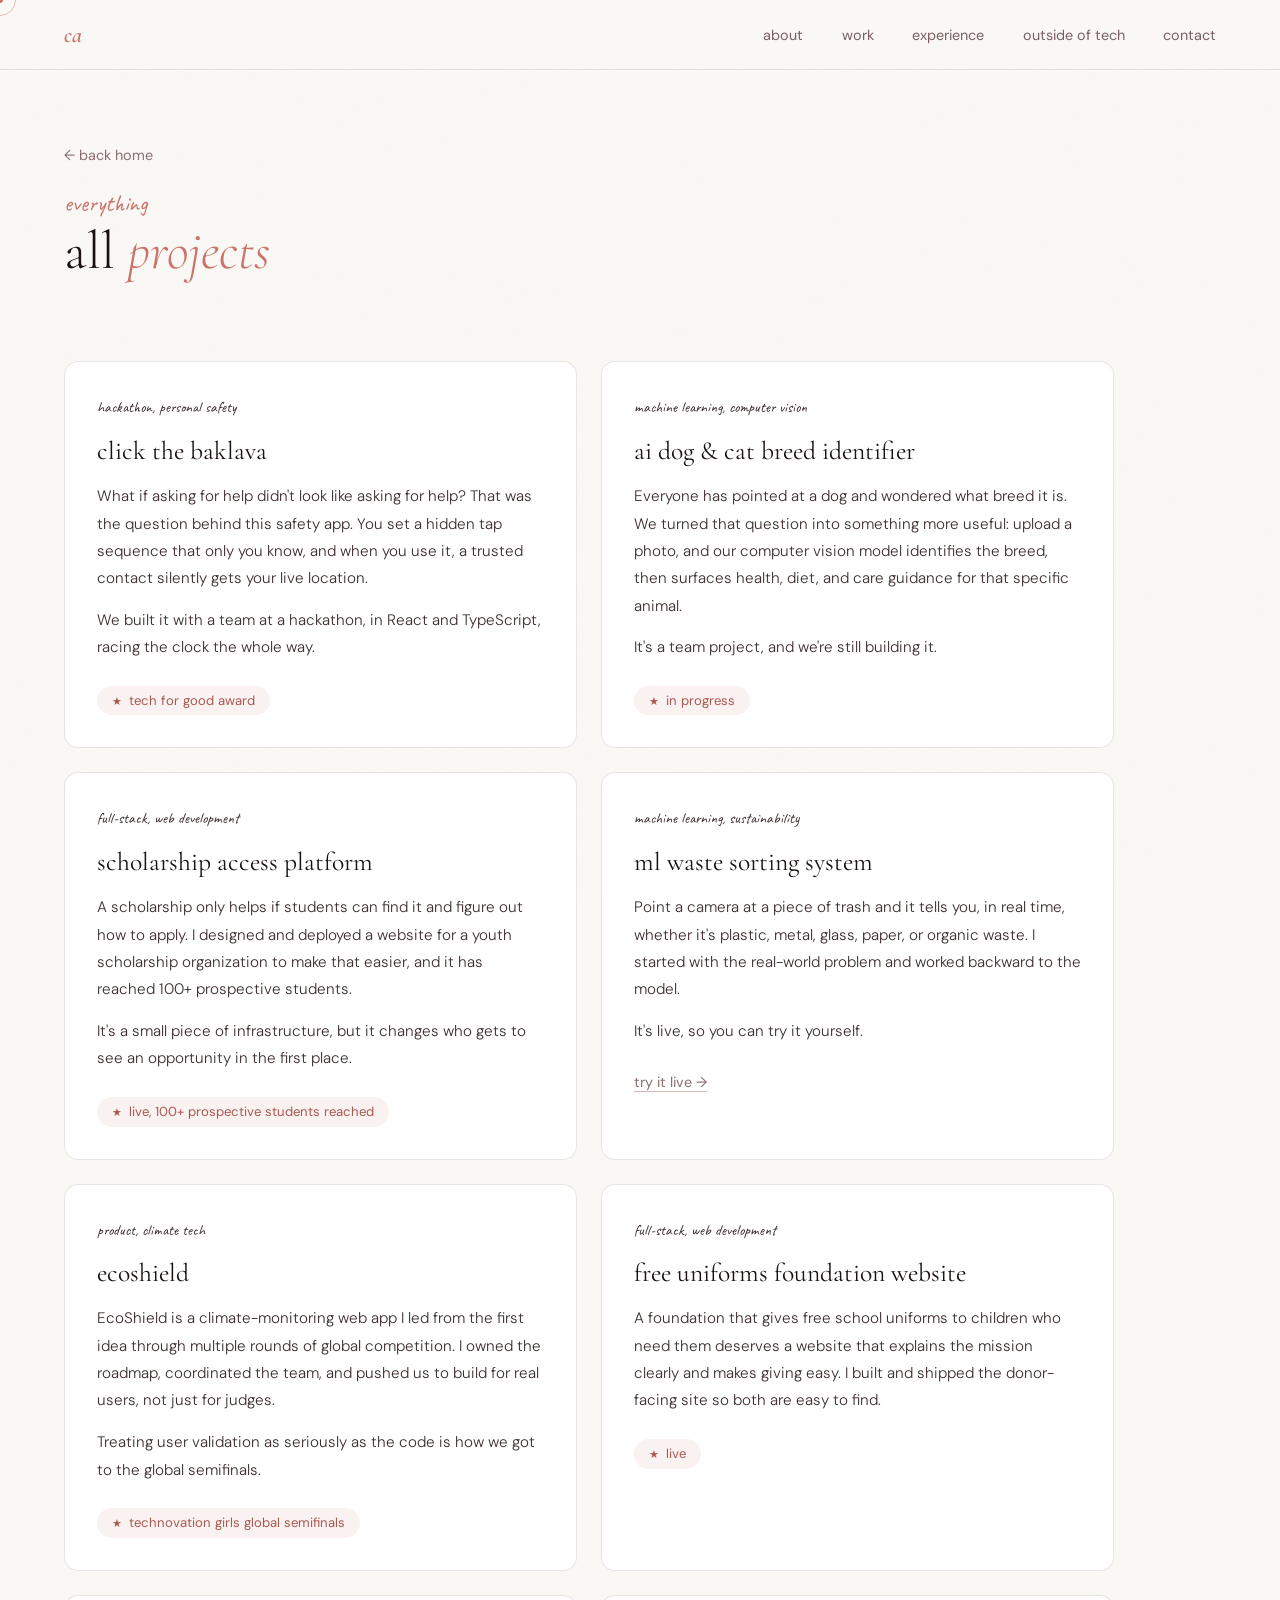
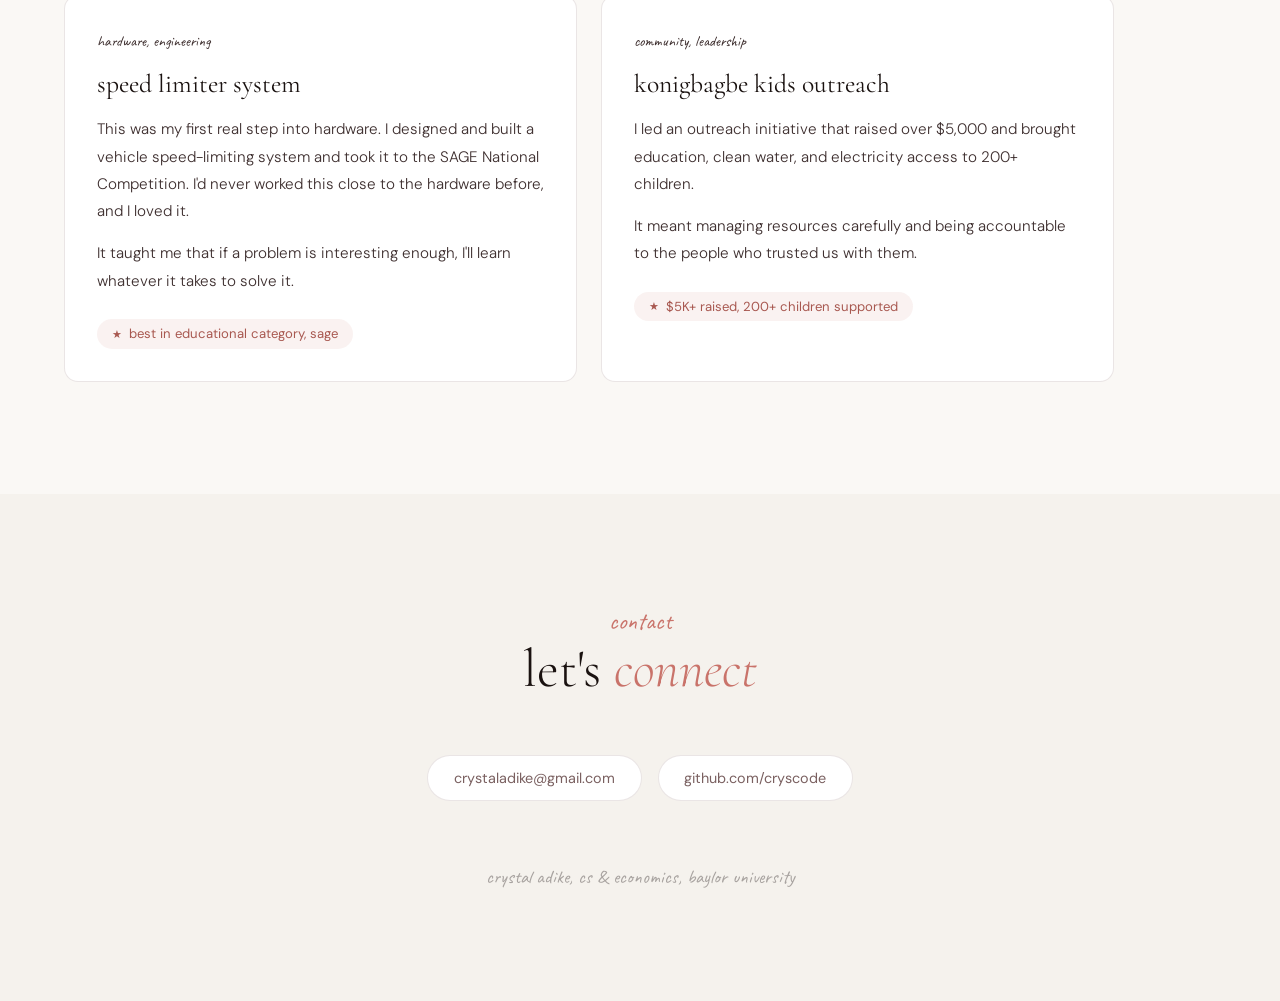
<file: projects.html>
<!DOCTYPE html>
<html lang="en">
<head>
<meta charset="UTF-8" />
<meta name="viewport" content="width=device-width, initial-scale=1.0"/>
<title>all projects | crystal adike</title>
<link rel="icon" type="image/svg+xml" href="favicon.svg"/>
<link href="https://fonts.googleapis.com/css2?family=Caveat:wght@500;600&family=Cormorant+Garamond:ital,wght@0,300;0,400;0,600;1,300;1,400&family=DM+Sans:opsz,wght@9..40,300;9..40,400;9..40,500&display=swap" rel="stylesheet"/>
<link rel="stylesheet" href="style.css"/>
</head>
<body>

<div class="cursor-dot" id="dot"></div>
<div class="cursor-ring" id="ring"></div>

<nav>
  <a href="index.html" class="nav-logo">ca</a>
  <ul class="nav-links">
    <li><a href="index.html#about">about</a></li>
    <li><a href="index.html#work">work</a></li>
    <li><a href="index.html#experience">experience</a></li>
    <li><a href="index.html#outside">outside of tech</a></li>
    <li><a href="index.html#contact">contact</a></li>
  </ul>
</nav>

<section class="page-head">
  <a href="index.html#work" class="back-link">&larr; back home</a>
  <p class="section-label">everything</p>
  <h2 class="section-title">all <em>projects</em></h2>
</section>

<section style="padding-top:2rem">
  <div class="proj-grid">

    <div class="proj-card reveal">
      <p class="row-tag">hackathon, personal safety</p>
      <h3 class="row-title">click the baklava</h3>
      <p>What if asking for help didn't look like asking for help? That was the question behind this safety app. You set a hidden tap sequence that only you know, and when you use it, a trusted contact silently gets your live location.</p>
      <p>We built it with a team at a hackathon, in React and TypeScript, racing the clock the whole way.</p>
      <span class="badge">tech for good award</span>
    </div>

    <div class="proj-card reveal">
      <p class="row-tag">machine learning, computer vision</p>
      <h3 class="row-title">ai dog &amp; cat breed identifier</h3>
      <p>Everyone has pointed at a dog and wondered what breed it is. We turned that question into something more useful: upload a photo, and our computer vision model identifies the breed, then surfaces health, diet, and care guidance for that specific animal.</p>
      <p>It's a team project, and we're still building it.</p>
      <span class="badge">in progress</span>
    </div>

    <div class="proj-card reveal">
      <p class="row-tag">full-stack, web development</p>
      <h3 class="row-title">scholarship access platform</h3>
      <p>A scholarship only helps if students can find it and figure out how to apply. I designed and deployed a website for a youth scholarship organization to make that easier, and it has reached 100+ prospective students.</p>
      <p>It's a small piece of infrastructure, but it changes who gets to see an opportunity in the first place.</p>
      <span class="badge">live, 100+ prospective students reached</span>
    </div>

    <div class="proj-card reveal">
      <p class="row-tag">machine learning, sustainability</p>
      <h3 class="row-title">ml waste sorting system</h3>
      <p>Point a camera at a piece of trash and it tells you, in real time, whether it's plastic, metal, glass, paper, or organic waste. I started with the real-world problem and worked backward to the model.</p>
      <p>It's live, so you can try it yourself.</p>
      <a href="https://gwqntv.csb.app/" target="_blank" class="row-link row-link-solo">try it live &rarr;</a>
    </div>

    <div class="proj-card reveal">
      <p class="row-tag">product, climate tech</p>
      <h3 class="row-title">ecoshield</h3>
      <p>EcoShield is a climate-monitoring web app I led from the first idea through multiple rounds of global competition. I owned the roadmap, coordinated the team, and pushed us to build for real users, not just for judges.</p>
      <p>Treating user validation as seriously as the code is how we got to the global semifinals.</p>
      <span class="badge">technovation girls global semifinals</span>
    </div>

    <div class="proj-card reveal">
      <p class="row-tag">full-stack, web development</p>
      <h3 class="row-title">free uniforms foundation website</h3>
      <p>A foundation that gives free school uniforms to children who need them deserves a website that explains the mission clearly and makes giving easy. I built and shipped the donor-facing site so both are easy to find.</p>
      <span class="badge">live</span>
    </div>

    <div class="proj-card reveal">
      <p class="row-tag">hardware, engineering</p>
      <h3 class="row-title">speed limiter system</h3>
      <p>This was my first real step into hardware. I designed and built a vehicle speed-limiting system and took it to the SAGE National Competition. I'd never worked this close to the hardware before, and I loved it.</p>
      <p>It taught me that if a problem is interesting enough, I'll learn whatever it takes to solve it.</p>
      <span class="badge">best in educational category, sage</span>
    </div>

    <div class="proj-card reveal">
      <p class="row-tag">community, leadership</p>
      <h3 class="row-title">konigbagbe kids outreach</h3>
      <p>I led an outreach initiative that raised over $5,000 and brought education, clean water, and electricity access to 200+ children.</p>
      <p>It meant managing resources carefully and being accountable to the people who trusted us with them.</p>
      <span class="badge">$5K+ raised, 200+ children supported</span>
    </div>

  </div>
</section>

<section id="contact" class="alt">
  <p class="section-label reveal">contact</p>
  <h2 class="section-title reveal">let's <em>connect</em></h2>
  <div class="contact-links">
    <a href="mailto:crystaladike@gmail.com" class="contact-link">crystaladike@gmail.com</a>
    <a href="https://github.com/cryscode" target="_blank" class="contact-link">github.com/cryscode</a>
  </div>
  <p class="footer-note">crystal adike, cs &amp; economics, baylor university</p>
</section>

<script src="script.js"></script>
</body>
</html>
</file>
<file: style.css>
/* ── VARIABLES ── */
:root {
  --cream: #faf8f5;
  --warm-white: #f5f2ed;
  --blush: #e8c4b8;
  --rose: #c9736a;
  --deep-rose: #a85850;
  --mauve: #8b6f6f;
  --soft-mauve: #d4b5b5;
  --ink: #1a1210;
  --ink-light: #3d2e2e;
  --muted: #7a6060;
  --line: rgba(139, 111, 111, 0.18);
  --hand: 'Caveat', cursive;
  --serif: 'Cormorant Garamond', serif;
}

/* ── RESET & BASE ── */
*, *::before, *::after { box-sizing: border-box; margin: 0; padding: 0; }
html { scroll-behavior: smooth; }
body {
  font-family: 'DM Sans', sans-serif;
  background: var(--cream);
  color: var(--ink);
  overflow-x: hidden;
}
body::before {
  content: '';
  position: fixed;
  inset: 0;
  background-image: url("data:image/svg+xml,%3Csvg viewBox='0 0 256 256' xmlns='http://www.w3.org/2000/svg'%3E%3Cfilter id='n'%3E%3CfeTurbulence type='fractalNoise' baseFrequency='0.9' numOctaves='4' stitchTiles='stitch'/%3E%3C/filter%3E%3Crect width='100%25' height='100%25' filter='url(%23n)' opacity='0.03'/%3E%3C/svg%3E");
  pointer-events: none;
  z-index: 0;
  opacity: 0.4;
}

/* ── CURSOR ── */
.cursor-dot {
  width: 6px; height: 6px;
  background: var(--rose);
  border-radius: 50%;
  position: fixed;
  pointer-events: none;
  z-index: 9999;
  transform: translate(-50%, -50%);
}
.cursor-ring {
  width: 32px; height: 32px;
  border: 1px solid rgba(201, 115, 106, 0.45);
  border-radius: 50%;
  position: fixed;
  pointer-events: none;
  z-index: 9998;
  transform: translate(-50%, -50%);
  transition: width 0.2s, height 0.2s, border-color 0.2s;
}
@media (hover: none) { .cursor-dot, .cursor-ring { display: none; } }

/* ── NAV ── */
nav {
  position: fixed;
  top: 0; left: 0; right: 0;
  z-index: 100;
  display: flex;
  justify-content: space-between;
  align-items: center;
  padding: 1.3rem 4rem;
  background: rgba(250, 248, 245, 0.9);
  backdrop-filter: blur(14px);
  border-bottom: 1px solid var(--line);
}
.nav-logo {
  font-family: var(--serif);
  font-size: 1.4rem;
  font-weight: 600;
  font-style: italic;
  color: var(--rose);
  text-decoration: none;
}
.nav-links { display: flex; gap: 2.4rem; list-style: none; }
.nav-links a {
  font-size: 0.9rem;
  color: var(--muted);
  text-decoration: none;
  transition: color 0.25s;
}
.nav-links a:hover { color: var(--rose); }

/* ── SECTIONS ── */
section { padding: 7rem 4rem; position: relative; z-index: 1; }
section.alt { background: var(--warm-white); }

.section-label {
  font-family: var(--hand);
  font-size: 1.5rem;
  color: var(--rose);
  margin-bottom: 0.2rem;
}
.section-title {
  font-family: var(--serif);
  font-size: clamp(2.2rem, 4.2vw, 3.4rem);
  font-weight: 300;
  line-height: 1.12;
  color: var(--ink);
  margin-bottom: 3.5rem;
}
.section-title em { font-style: italic; color: var(--rose); }

/* ── REVEAL ── */
.reveal {
  opacity: 0;
  transform: translateY(28px);
  transition: opacity 0.7s ease, transform 0.7s ease;
}
.reveal.visible { opacity: 1; transform: translateY(0); }

/* ── BUTTONS ── */
.btn-primary, .btn-ghost {
  display: inline-block;
  padding: 0.85rem 2.1rem;
  font-size: 0.9rem;
  text-decoration: none;
  border-radius: 40px;
  transition: all 0.25s;
}
.btn-primary { background: var(--rose); color: #fff; }
.btn-primary:hover { background: var(--deep-rose); transform: translateY(-2px); }
.btn-ghost { border: 1px solid var(--soft-mauve); color: var(--mauve); }
.btn-ghost:hover { border-color: var(--rose); color: var(--rose); transform: translateY(-2px); }

/* ── PHOTO FRAMES (with placeholders) ── */
.photo-frame {
  position: relative;
  aspect-ratio: 4 / 5;
  border-radius: 22px;
  overflow: hidden;
  background: linear-gradient(145deg, var(--blush), var(--soft-mauve));
  box-shadow: 0 20px 50px rgba(201, 115, 106, 0.2);
  display: grid;
  place-items: center;
}
.photo-frame::before {
  content: attr(data-ph);
  font-family: var(--hand);
  font-size: 1.3rem;
  color: rgba(255, 255, 255, 0.9);
  text-align: center;
  padding: 1rem;
}
.photo-frame img {
  position: absolute;
  inset: 0;
  width: 100%; height: 100%;
  object-fit: cover;
}
.photo-frame.wide { aspect-ratio: 4 / 3; }

.photo-wrap { position: relative; transform: rotate(-2deg); transition: transform 0.4s; }
.photo-wrap::before {
  content: '';
  position: absolute;
  top: -14px; left: 50%;
  width: 90px; height: 28px;
  transform: translateX(-50%) rotate(-3deg);
  background: rgba(232, 196, 184, 0.75);
  z-index: 2;
  border-radius: 2px;
}
.photo-wrap:hover { transform: rotate(0deg) scale(1.02); }
.flip .photo-wrap { transform: rotate(2deg); }
.flip .photo-wrap:hover { transform: rotate(0deg) scale(1.02); }

.caption {
  font-family: var(--hand);
  font-size: 1.35rem;
  color: var(--mauve);
  margin-top: 1rem;
  text-align: center;
}

/* ── HERO ── */
#hero {
  min-height: 100vh;
  display: grid;
  grid-template-columns: 1.15fr 0.85fr;
  gap: 4rem;
  align-items: center;
  padding: 7rem 4rem 4rem;
  overflow: hidden;
}
.hero-bg-circle { position: absolute; border-radius: 50%; pointer-events: none; }
.hero-bg-circle.c1 {
  width: 620px; height: 620px;
  background: radial-gradient(circle, rgba(201, 115, 106, 0.1) 0%, transparent 70%);
  top: -120px; right: -120px;
  animation: float 8s ease-in-out infinite;
}
.hero-bg-circle.c2 {
  width: 420px; height: 420px;
  background: radial-gradient(circle, rgba(212, 181, 181, 0.12) 0%, transparent 70%);
  bottom: 40px; left: -100px;
  animation: float 11s ease-in-out infinite reverse;
}
@keyframes float { 0%, 100% { transform: translateY(0); } 50% { transform: translateY(-28px); } }

.hero-eyebrow {
  font-family: var(--hand);
  font-size: 1.6rem;
  color: var(--rose);
  margin-bottom: 0.6rem;
  opacity: 0;
  animation: fadeUp 0.8s 0.2s forwards;
}
.hero-name {
  font-family: var(--serif);
  font-size: clamp(4rem, 9vw, 7.5rem);
  font-weight: 300;
  line-height: 0.95;
  opacity: 0;
  animation: fadeUp 0.9s 0.4s forwards;
}
.hero-name span { font-style: italic; color: var(--rose); }
.hero-tagline {
  margin-top: 2rem;
  font-size: 1.08rem;
  font-weight: 300;
  color: var(--ink-light);
  max-width: 520px;
  line-height: 1.85;
  opacity: 0;
  animation: fadeUp 0.9s 0.6s forwards;
}
.hero-cta {
  margin-top: 2.4rem;
  display: flex;
  gap: 1rem;
  align-items: center;
  flex-wrap: wrap;
  opacity: 0;
  animation: fadeUp 0.9s 0.8s forwards;
}
.hero-socials {
  margin-top: 2rem;
  display: flex;
  gap: 0.8rem;
  opacity: 0;
  animation: fadeUp 0.9s 1s forwards;
}
.social-icon {
  width: 38px; height: 38px;
  display: flex; align-items: center; justify-content: center;
  border: 1px solid var(--line);
  border-radius: 50%;
  color: var(--muted);
  background: rgba(255, 255, 255, 0.6);
  transition: all 0.25s;
}
.social-icon:hover {
  border-color: var(--rose);
  color: var(--rose);
  transform: scale(1.1);
}
.hero-photo { opacity: 0; animation: fadeUp 1s 0.6s forwards; max-width: 420px; justify-self: center; width: 100%; }
@keyframes fadeUp { from { opacity: 0; transform: translateY(24px); } to { opacity: 1; transform: translateY(0); } }

/* ── ALTERNATING ROWS (about + work) ── */
.gallery { display: flex; flex-direction: column; gap: 6rem; max-width: 1050px; }
.gallery-row {
  display: grid;
  grid-template-columns: 0.9fr 1.1fr;
  gap: 4.5rem;
  align-items: center;
}
.gallery-row.flip { grid-template-columns: 1.1fr 0.9fr; }
.gallery-row.flip .gallery-photo { order: 2; }

.row-tag {
  font-family: var(--hand);
  font-size: 1.35rem;
  color: var(--rose);
  margin-bottom: 0.2rem;
}
.row-title {
  font-family: var(--serif);
  font-size: clamp(1.7rem, 3vw, 2.3rem);
  font-weight: 400;
  line-height: 1.15;
  margin-bottom: 1.1rem;
}
.row-text p {
  font-size: 1rem;
  font-weight: 300;
  color: var(--ink-light);
  line-height: 1.85;
  margin-bottom: 1rem;
}
.row-text strong { font-weight: 500; color: var(--rose); }

.badge {
  display: inline-flex;
  align-items: center;
  gap: 0.4rem;
  margin-top: 0.6rem;
  font-size: 0.82rem;
  color: var(--deep-rose);
  background: rgba(201, 115, 106, 0.09);
  padding: 0.4rem 0.95rem;
  border-radius: 40px;
}
.badge::before { content: '★'; font-size: 0.7rem; }
.row-link {
  display: inline-block;
  margin-top: 0.8rem;
  margin-left: 0.6rem;
  font-size: 0.9rem;
  color: var(--mauve);
  text-decoration: none;
  border-bottom: 1px solid var(--soft-mauve);
  transition: color 0.2s, border-color 0.2s;
}
.row-link:hover { color: var(--rose); border-color: var(--rose); }

.see-all { margin-top: 5rem; }

/* ── EXPERIENCE ── */
.exp-list { max-width: 860px; }
.exp-item {
  display: grid;
  grid-template-columns: 180px 1fr;
  gap: 3.5rem;
  padding: 2.8rem 0;
  border-bottom: 1px solid var(--line);
}
.exp-item:first-child { border-top: 1px solid var(--line); }
.exp-date { font-size: 0.85rem; color: var(--rose); margin-bottom: 0.3rem; }
.exp-location { font-size: 0.82rem; color: var(--muted); }
.exp-role { font-family: var(--serif); font-size: 1.5rem; line-height: 1.2; margin-bottom: 0.2rem; }
.exp-company { font-size: 0.9rem; color: var(--mauve); margin-bottom: 0.9rem; }
.exp-narrative { font-size: 0.95rem; font-weight: 300; color: var(--ink-light); line-height: 1.85; }
.exp-narrative strong { font-weight: 500; color: var(--ink); }
.campus-tags { display: flex; flex-wrap: wrap; gap: 0.5rem; }
.campus-tag {
  font-size: 0.85rem;
  color: var(--ink-light);
  border: 1px solid var(--line);
  padding: 0.4rem 1rem;
  border-radius: 40px;
  background: rgba(201, 115, 106, 0.04);
}

/* ── OUTSIDE OF TECH ── */
.scrap-intro {
  max-width: 560px;
  font-size: 1.02rem;
  font-weight: 300;
  color: var(--ink-light);
  line-height: 1.85;
  margin: -1.5rem 0 3.5rem;
}
.scrap-grid {
  display: grid;
  grid-template-columns: repeat(3, 1fr);
  gap: 2.5rem;
  max-width: 1000px;
}

.scrap-card:nth-child(odd) .photo-wrap { transform: rotate(-2.5deg); }
.scrap-card:nth-child(even) .photo-wrap { transform: rotate(2deg); margin-top: 1.5rem; }
.scrap-card .photo-wrap:hover { transform: rotate(0deg) scale(1.03); }
.scrap-card .photo-frame { aspect-ratio: 3 / 4; }

/* ── SKILLS ── */
.skills-layout { display: grid; grid-template-columns: repeat(2, 1fr); gap: 2.5rem 3rem; max-width: 900px; }
.skill-group-title { font-family: var(--hand); font-size: 1.4rem; color: var(--mauve); margin-bottom: 0.6rem; }
.skill-tags { display: flex; flex-wrap: wrap; gap: 0.5rem; }
.skill-tag {
  font-size: 0.85rem;
  font-weight: 300;
  color: var(--ink-light);
  border: 1px solid var(--line);
  padding: 0.4rem 1rem;
  border-radius: 40px;
  background: rgba(255, 255, 255, 0.7);
  transition: all 0.25s;
}
.skill-tag:hover { border-color: var(--rose); color: var(--rose); }

/* ── CONTACT ── */
#contact { text-align: center; }
.contact-sub {
  font-size: 1rem;
  font-weight: 300;
  color: var(--muted);
  margin: -1.5rem auto 3rem;
  max-width: 480px;
  line-height: 1.8;
}
.contact-links { display: flex; justify-content: center; gap: 1rem; flex-wrap: wrap; margin-bottom: 4rem; }
.contact-link {
  display: flex; align-items: center; gap: 0.6rem;
  font-size: 0.9rem;
  color: var(--muted);
  text-decoration: none;
  padding: 0.8rem 1.6rem;
  border: 1px solid var(--line);
  border-radius: 40px;
  background: #fff;
  transition: all 0.25s;
}
.contact-link:hover { border-color: var(--rose); color: var(--rose); }
.footer-note { font-family: var(--hand); font-size: 1.2rem; color: rgba(26, 18, 16, 0.35); }

/* ── PROJECTS PAGE ── */
.page-head { padding-top: 9rem; padding-bottom: 3rem; }
.back-link {
  display: inline-block;
  margin-bottom: 1.5rem;
  font-size: 0.9rem;
  color: var(--mauve);
  text-decoration: none;
}
.back-link:hover { color: var(--rose); }
.page-head .section-title { margin-bottom: 0; }

/* ── RESPONSIVE ── */
@media (max-width: 900px) {
  .scrap-grid { grid-template-columns: repeat(2, 1fr); }
}
@media (max-width: 768px) {
  nav { padding: 1.1rem 1.4rem; }
  .nav-links { gap: 1rem; }
  .nav-links a { font-size: 0.8rem; }
  section { padding: 5rem 1.5rem; }
  #hero { grid-template-columns: 1fr; padding: 7rem 1.5rem 4rem; gap: 2.5rem; }
  .hero-photo { order: -1; max-width: 280px; }
  .gallery { gap: 4rem; }
  .gallery-row, .gallery-row.flip { grid-template-columns: 1fr; gap: 2rem; }
  .gallery-row.flip .gallery-photo { order: 0; }
  .gallery-photo { max-width: 340px; width: 100%; margin: 0 auto; }
  .exp-item { grid-template-columns: 1fr; gap: 0.5rem; }
  .skills-layout { grid-template-columns: 1fr; }
  .scrap-grid { gap: 1.5rem; }
  .page-head { padding-top: 7rem; }
}
/* ── ALL PROJECTS (text only) ── */
.proj-grid {
  display: grid;
  grid-template-columns: repeat(2, 1fr);
  gap: 1.5rem;
  max-width: 1050px;
}
.proj-card {
  background: #fff;
  border: 1px solid var(--line);
  border-radius: 14px;
  padding: 2rem;
  transition: transform 0.3s, box-shadow 0.3s;
}
.proj-card:hover {
  transform: translateY(-5px);
  box-shadow: 0 18px 44px rgba(139, 111, 111, 0.11);
}
.proj-card p {
  font-size: 0.95rem;
  font-weight: 300;
  color: var(--ink-light);
  line-height: 1.8;
  margin-bottom: 0.9rem;
}
.proj-card .row-title { font-size: 1.6rem; }
.row-link-solo { margin-left: 0; }

@media (max-width: 768px) {
  .proj-grid { grid-template-columns: 1fr; }
}
</file>
